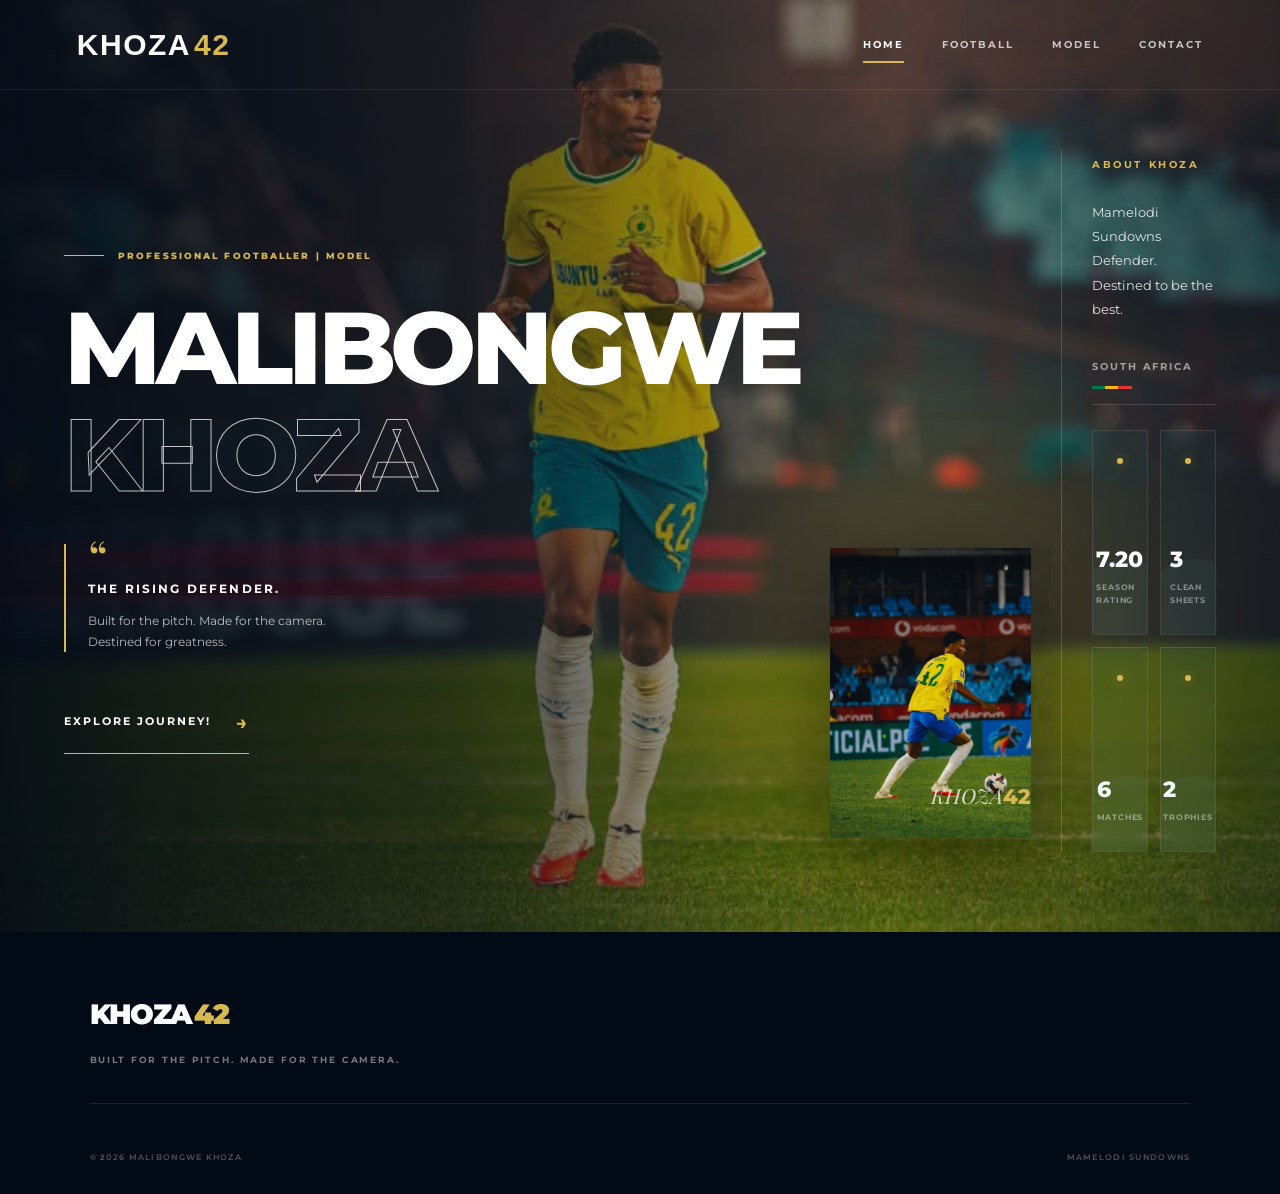
<file: index.html>
<!DOCTYPE html>
<html lang="en">
<head>
  <meta charset="UTF-8">
  <meta name="viewport" content="width=device-width, initial-scale=1.0">

  <title>KHOZA42</title>

  <link rel="stylesheet" href="style.css">

  <!-- Google Fonts -->
  <link rel="preconnect" href="https://fonts.googleapis.com">
  <link rel="preconnect" href="https://fonts.gstatic.com" crossorigin>

  <link href="https://fonts.googleapis.com/css2?family=Montserrat:wght@300;400;500;600;700;800;900&family=Playfair+Display:ital,wght@0,700;1,700&display=swap" rel="stylesheet">
</head>

<body>

<!-- ================= NAVIGATION ================= -->

<header class="navbar">

    <div class="logo">
        KHOZA<span>42</span>
    </div>

    <nav>
        <a href="index.html" class="active">HOME</a>
        <a href="football.html">FOOTBALL</a>
        <a href="models.html">MODEL</a>
        <a href="contact.html">CONTACT</a>
    </nav>

    <button class="menu" type="button" aria-label="Open menu" aria-expanded="false">
        <span></span>
        <span></span>
        <span></span>
    </button>

</header>


<!-- ================= HERO ================= -->

<main class="hero">

    <div class="hero-content">

        <!-- LEFT SIDE -->

        <section class="intro">

            <p class="eyebrow">
                Professional Footballer | Model
            </p>

            <h1>
                  MALIBONGWE
                <span>KHOZA</span>
            </h1>

            <div class="quote">

                <div class="quote-mark">“</div>

                <p>
                    THE RISING DEFENDER.
                </p>

                <strong>
                    Built for the pitch. Made for the camera. <br> Destined for greatness.
                </strong>

            </div>

            <a href="football.html" class="explore">
                EXPLORE JOURNEY!
                <span>→</span>
            </a>

        </section>


        <!-- PLAYER IMAGE -->

        <section class="player-area">

            <div class="player-glow"></div>

            <img src="Images/Khoza3.png" alt="Khoza" class="player">

            <img src="Images/Khoza2.png" alt="Khoza" class="background-player">

            <div class="signature">
                KHOZA<span>42</span>
            </div>

            

        </section>


        <!-- RIGHT SIDE -->

        <aside class="about">

            <div class="about-heading">
                <span>ABOUT KHOZA</span>
            </div>

            <p>
                Mamelodi Sundowns<br>
                Defender.<br>
                Destined to be the best.
            </p>

            <div class="country">
                <span>SOUTH AFRICA</span>

                <div class="flag">
                  
                </div>

                <div class="country-line"></div>
            </div>


            <!-- STAT CARDS -->

            <div class="stats">

                <div class="stat-card">

                    <div class="stat-icon"></div>

                    <div>
                        <strong>7.20</strong>
                        <small>SEASON RATING</small>
                    </div>

                </div>

                <div class="stat-card">

                    <div class="stat-icon"></div>

                    <div>
                        <strong>3</strong>
                        <small>CLEAN SHEETS</small>
                    </div>

                </div>

                <div class="stat-card">

                    <div class="stat-icon"></div>

                    <div>
                        <strong>6</strong>
                        <small>MATCHES</small>
                    </div>

                </div>

                


                <div class="stat-card">

                    <div class="stat-icon"></div>

                    <div>
                        <strong>2</strong>
                        <small>TROPHIES</small>
                    </div>

                </div>

            </div>

        </aside>

    </div>

    <!-- ================= BOTTOM QUOTE ================= -->


</main>


<!-- ================= MOBILE MENU ================= -->

<div class="mobile-menu">

    <a href="index.html">HOME</a>
    <a href="football.html">FOOTBALL</a>
    <a href="models.html">MODEL</a>
    <a href="contact.html">CONTACT</a>

</div>


<script>

const menu = document.querySelector(".menu");
const mobileMenu = document.querySelector(".mobile-menu");

const openPage = (link) => {
    const target = link.getAttribute("href");

    if (!target || target === "#") {
        return;
    }

    window.location.href = target;
};

document.querySelectorAll(".navbar nav a, .mobile-menu a").forEach((link) => {
    link.addEventListener("click", (event) => {
        event.preventDefault();
        openPage(link);
    });
});

if (menu && mobileMenu) {
    menu.addEventListener("click", () => {
        const isOpen = mobileMenu.classList.toggle("show");
        menu.classList.toggle("open", isOpen);
        menu.setAttribute("aria-expanded", String(isOpen));
    });
}

</script>

</body>

<footer>

    <div class="footer-logo">
        KHOZA<span>42</span>
    </div>

    <p>
        BUILT FOR THE PITCH. MADE FOR THE CAMERA.
    </p>

    <div class="footer-line"></div>

    <div class="footer-bottom">

        <span>
            © 2026 MALIBONGWE KHOZA
        </span>

        <span>
            MAMELODI SUNDOWNS
        </span>

    </div>

</footer>
</html>
</file>
<file: style.css>
/* =========================================================
   KHOZA 42 — GLOBAL WEBSITE STYLESHEET
   Professional Footballer + Model Portfolio
   Colour Palette:
   White      #FFFFFF
   Navy       #071A33
   Dark Navy  #030B16
   Gold       #C9A227
   Light Gold #E5C866
   Black      #080808
   Grey       #F4F5F7
   Dark Grey  #626872
========================================================= */


/* =========================================================
   01. GLOBAL RESET
========================================================= */

* {
    margin: 0;
    padding: 0;
    box-sizing: border-box;
}

html {
    scroll-behavior: smooth;
}

body {
    font-family: "Montserrat", sans-serif;
    background: #ffffff;
    color: #080808;
    line-height: 1.6;
    overflow-x: hidden;
}

img {
    max-width: 100%;
    display: block;
}

a {
    text-decoration: none;
    color: inherit;
}

button,
input,
textarea,
select {
    font-family: inherit;
}

::selection {
    background: #C9A227;
    color: #ffffff;
}


/* =========================================================
   02. GLOBAL COLOURS / VARIABLES
========================================================= */

:root {

    --white: #ffffff;

    --black: #080808;

    --navy: #071A33;

    --dark-navy: #030B16;

    --blue: #12345A;

    --gold: #C9A227;

    --light-gold: #E5C866;

    --soft-grey: #F4F5F7;

    --grey: #8A9098;

    --dark-grey: #626872;

    --border: rgba(7, 26, 51, 0.12);

    --gold-border: rgba(201, 162, 39, 0.35);

    --max-width: 1400px;

    --transition: all 0.35s ease;
}


/* =========================================================
   03. TYPOGRAPHY
========================================================= */

h1,
h2,
h3,
h4 {
    font-family: "Montserrat", sans-serif;
    font-weight: 800;
    line-height: 1.05;
    letter-spacing: -0.03em;
}

h1 {
    font-size: clamp(3.5rem, 8vw, 8rem);
}

h2 {
    font-size: clamp(3rem, 6vw, 6rem);
}

h3 {
    font-size: clamp(1.5rem, 3vw, 2.5rem);
}

p {
    font-size: 0.95rem;
    color: var(--dark-grey);
}

em {
    font-family: "Playfair Display", serif;
    font-weight: 700;
}


/* =========================================================
   04. NAVIGATION
========================================================= */

.navbar {
    position: absolute;
    top: 0;
    left: 0;

    width: 100%;
    height: 100px;

    padding: 0 5vw;

    display: flex;
    align-items: center;
    justify-content: space-between;

    z-index: 100;

    color: #ffffff;

    border-bottom: 1px solid rgba(255,255,255,0.12);
}

.logo {
    font-size: 1.45rem;
    font-weight: 900;
    letter-spacing: 0.08em;
}

.logo span {
    color: var(--gold);
}

.navbar nav {
    display: flex;
    align-items: center;
    gap: 35px;
}

.navbar nav a {
    position: relative;

    font-size: 0.72rem;
    font-weight: 700;

    letter-spacing: 0.18em;

    color: rgba(255,255,255,0.78);

    transition: var(--transition);
}

.navbar nav a:hover,
.navbar nav a.active {
    color: #ffffff;
}

.navbar nav a::after {
    content: "";

    position: absolute;

    left: 0;
    bottom: -10px;

    width: 0;
    height: 2px;

    background: var(--gold);

    transition: var(--transition);
}

.navbar nav a:hover::after,
.navbar nav a.active::after {
    width: 100%;
}


/* =========================================================
   NAVIGATION FOR WHITE / INTERNAL PAGES

   Add class "inner-page" to body if you want the
   navigation permanently dark on internal pages.

   Example:
   <body class="inner-page">
========================================================= */

.inner-page .navbar {
    position: fixed;

    background: rgba(255,255,255,0.96);

    color: var(--navy);

    border-bottom: 1px solid var(--border);

    backdrop-filter: blur(15px);
}

.inner-page .logo {
    color: var(--navy);
}

.inner-page .navbar nav a {
    color: var(--navy);
}

.inner-page .navbar nav a:hover,
.inner-page .navbar nav a.active {
    color: var(--gold);
}


/* =========================================================
   05. MOBILE MENU
========================================================= */

.menu {
    width: 35px;

    display: none;

    flex-direction: column;
    gap: 6px;

    cursor: pointer;
}

.menu span {
    display: block;

    width: 100%;
    height: 2px;

    background: currentColor;

    transition: var(--transition);
}

.mobile-menu {
    position: fixed;

    top: 0;
    right: -100%;

    width: 100%;
    height: 100vh;

    background: var(--dark-navy);

    display: flex;
    flex-direction: column;

    align-items: center;
    justify-content: center;

    gap: 30px;

    z-index: 99;

    transition: right 0.45s ease;
}

.mobile-menu.show {
    right: 0;
}

.mobile-menu a {
    color: #ffffff;

    font-size: 1rem;
    font-weight: 700;

    letter-spacing: 0.2em;
}

.mobile-menu a:hover {
    color: var(--gold);
}


/* =========================================================
   06. HOME / HERO
========================================================= */

.hero {
    position: relative;

    min-height: 100vh;

    width: 100%;

    overflow: hidden;

    color: #ffffff;

    background:
        linear-gradient(
            90deg,
            rgba(3,11,22,0.95) 0%,
            rgba(3,11,22,0.70) 35%,
            rgba(3,11,22,0.15) 70%,
            rgba(3,11,22,0.55) 100%
        ),
        url("Images/Khoza5.png") center center / cover no-repeat;
}


/* Decorative vertical line */

.vertical-line {
    position: absolute;

    top: 0;
    bottom: 0;

    left: 50%;

    width: 1px;

    background: rgba(255,255,255,0.10);

    pointer-events: none;
}


/* =========================================================
   HERO CONTENT
========================================================= */

.hero-content {
    position: relative;

    min-height: 100vh;

    width: 100%;

    max-width: 1600px;

    margin: auto;

    padding: 150px 5vw 80px;

    display: grid;

    grid-template-columns: 1fr 1.15fr 0.65fr;

    align-items: center;

    gap: 30px;

    z-index: 2;
}


/* =========================================================
   HERO — INTRO
========================================================= */

.intro {
    position: relative;

    z-index: 5;
}

.eyebrow {
    margin-bottom: 25px;

    color: var(--light-gold);

    font-size: 0.7rem;

    font-weight: 700;

    letter-spacing: 0.25em;

    text-transform: uppercase;
}

.intro h1 {
    color: #ffffff;

    text-transform: uppercase;

    letter-spacing: -0.05em;
}

.intro h1 span {
    display: block;

    color: transparent;

    -webkit-text-stroke: 1px rgba(255,255,255,0.75);

    text-shadow: none;
}


/* =========================================================
   HERO QUOTE
========================================================= */

.quote {
    margin-top: 35px;

    max-width: 420px;

    padding-left: 22px;

    border-left: 2px solid var(--gold);
}

.quote-mark {
    font-family: "Playfair Display", serif;

    font-size: 3rem;

    line-height: 0.5;

    color: var(--gold);
}

.quote p {
    margin: 10px 0;

    color: #ffffff;

    font-size: 0.75rem;

    font-weight: 700;

    letter-spacing: 0.18em;
}

.quote strong {
    display: block;

    color: rgba(255,255,255,0.7);

    font-size: 0.78rem;

    font-weight: 400;

    line-height: 1.7;
}


/* =========================================================
   EXPLORE BUTTON
========================================================= */

.explore {
    display: inline-flex;

    align-items: center;

    gap: 25px;

    margin-top: 40px;

    padding: 15px 0;

    color: #ffffff;

    font-size: 0.7rem;

    font-weight: 700;

    letter-spacing: 0.18em;

    border-bottom: 1px solid var(--gold);

    transition: var(--transition);
}

.explore span {
    color: var(--gold);

    font-size: 1.2rem;

    transition: var(--transition);
}

.explore:hover {
    color: var(--gold);
}

.explore:hover span {
    transform: translateX(7px);
}


/* =========================================================
   07. PLAYER IMAGE
========================================================= */

.player-area {
    position: relative;

    height: 75vh;

    display: flex;

    justify-content: center;

    align-items: flex-end;
}

.player-glow {
    position: absolute;

    width: 450px;
    height: 450px;

    border-radius: 50%;

    background: rgba(201,162,39,0.16);

    filter: blur(70px);
}

.player {
    position: relative;

    z-index: 3;

    max-height: 78vh;

    width: auto;

    object-fit: contain;

    filter:
        drop-shadow(0 30px 50px rgba(0,0,0,0.55));

    transition: transform 0.6s ease;
}

.player:hover {
    transform: scale(1.02);
}

.background-player {
    position: absolute;

    bottom: 0;

    right: -10%;

    max-height: 72vh;

    opacity: 0.08;

    filter: grayscale(1);

    z-index: 1;
}


/* =========================================================
   SIGNATURE
========================================================= */

.signature {
    position: absolute;

    right: 0;
    bottom: 25px;

    z-index: 5;

    color: rgba(255,255,255,0.75);

    font-family: "Playfair Display", serif;

    font-size: 1.3rem;

    font-style: italic;
}

.signature span {
    color: var(--gold);

    font-family: "Montserrat", sans-serif;

    font-style: normal;

    font-weight: 800;
}


/* =========================================================
   08. HERO ABOUT PANEL
========================================================= */

.about {
    position: relative;

    z-index: 5;

    padding-left: 30px;

    border-left: 1px solid rgba(255,255,255,0.18);
}

.about-heading {
    margin-bottom: 25px;
}

.about-heading span {
    color: var(--gold);

    font-size: 0.65rem;

    font-weight: 700;

    letter-spacing: 0.25em;
}

.about > p {
    color: rgba(255,255,255,0.85);

    font-size: 0.8rem;

    line-height: 1.9;
}


/* =========================================================
   COUNTRY
========================================================= */

.country {
    margin-top: 30px;
}

.country > span {
    color: rgba(255,255,255,0.55);

    font-size: 0.6rem;

    letter-spacing: 0.2em;

    font-weight: 700;
}

.flag {
    width: 40px;
    height: 3px;

    margin-top: 8px;

    background: linear-gradient(
        to right,
        #007A4D 33%,
        #FFB612 33%,
        #FFB612 66%,
        #DE3831 66%
    );
}

.country-line {
    width: 100%;

    height: 1px;

    margin-top: 15px;

    background: rgba(255,255,255,0.15);
}


/* =========================================================
   09. STAT CARDS
========================================================= */

.stats {
    display: grid;

    grid-template-columns: repeat(2, 1fr);

    gap: 12px;

    margin-top: 25px;
}

.stat-card {
    padding: 18px;

    min-height: 95px;

    display: flex;

    align-items: center;

    gap: 14px;

    background: rgba(255,255,255,0.06);

    border: 1px solid rgba(255,255,255,0.10);

    backdrop-filter: blur(10px);

    transition: var(--transition);
}

.stat-card:hover {
    border-color: var(--gold);

    background: rgba(201,162,39,0.08);

    transform: translateY(-4px);
}

.stat-card strong {
    display: block;

    color: #ffffff;

    font-size: 1.4rem;

    font-weight: 800;
}

.stat-card small {
    display: block;

    margin-top: 3px;

    color: rgba(255,255,255,0.45);

    font-size: 0.5rem;

    font-weight: 700;

    letter-spacing: 0.1em;
}

.stat-icon {
    width: 6px;
    height: 6px;

    border-radius: 50%;

    background: var(--gold);

    box-shadow: 0 0 12px rgba(201,162,39,0.6);
}


/* =========================================================
   10. INTERNAL PAGE BASE
========================================================= */

.profile-section,
.career-section,
.matches-section,
.football-section,
.model-section,
.gallery-section,
.contact-section {
    position: relative;

    width: 100%;

    padding: 140px 7vw;

    background: #ffffff;

    color: var(--navy);
}


/* Alternating sections */

.career-section,
.gallery-section {
    background: var(--soft-grey);
}


/* =========================================================
   SECTION LABEL
========================================================= */

.section-label {
    display: inline-flex;

    align-items: center;

    gap: 15px;

    margin-bottom: 70px;

    color: var(--gold);

    font-size: 0.65rem;

    font-weight: 800;

    letter-spacing: 0.22em;
}

.section-label::before {
    content: "";

    display: block;

    width: 35px;
    height: 1px;

    background: var(--gold);
}


/* =========================================================
   11. PROFILE
========================================================= */

.profile-content {
    max-width: var(--max-width);

    margin: auto;

    display: grid;

    grid-template-columns: 1fr 1fr;

    gap: 100px;

    align-items: end;
}

.small-title {
    margin-bottom: 25px;

    color: var(--gold);

    font-size: 0.65rem;

    font-weight: 800;

    letter-spacing: 0.22em;
}

.profile-content h2 {
    color: var(--navy);

    font-size: clamp(3.5rem, 6vw, 6.5rem);
}

.profile-content h2 em {
    color: var(--gold);
}

.profile-text {
    max-width: 520px;
}

.profile-text p {
    margin-bottom: 25px;

    color: var(--dark-grey);

    font-size: 1rem;

    line-height: 1.9;
}


/* =========================================================
   12. CAREER
========================================================= */

.career-grid {
    max-width: var(--max-width);

    margin: auto;

    display: grid;

    grid-template-columns: repeat(4, 1fr);

    border-top: 1px solid var(--border);

    border-left: 1px solid var(--border);
}

.career-card {
    min-height: 260px;

    padding: 40px;

    display: flex;

    flex-direction: column;

    justify-content: space-between;

    background: #ffffff;

    border-right: 1px solid var(--border);

    border-bottom: 1px solid var(--border);

    transition: var(--transition);
}

.career-card:hover {
    background: var(--navy);

    transform: translateY(-5px);
}

.career-card span {
    color: var(--gold);

    font-size: 0.6rem;

    font-weight: 800;

    letter-spacing: 0.2em;
}

.career-card h3 {
    color: var(--navy);

    font-size: 1.5rem;

    line-height: 1.2;
}

.career-card:hover h3 {
    color: #ffffff;
}


/* =========================================================
   13. MATCHES
========================================================= */

.matches-section {
    background: #ffffff;
}

.matches-header {
    max-width: var(--max-width);

    margin: 0 auto 80px;

    display: flex;

    justify-content: space-between;

    align-items: flex-end;

    gap: 60px;
}

.matches-header h2 {
    color: var(--navy);

    font-size: clamp(3.5rem, 6vw, 6rem);
}

.matches-header h2 em {
    color: var(--gold);
}

.matches-header p {
    max-width: 350px;

    line-height: 1.8;
}

.match-row {
    max-width: var(--max-width);

    margin: auto;

    min-height: 110px;

    display: grid;

    grid-template-columns: 80px 1fr 50px;

    align-items: center;

    border-top: 1px solid var(--border);

    transition: var(--transition);
}

.match-row:last-child {
    border-bottom: 1px solid var(--border);
}

.match-row > span:first-child {
    color: var(--gold);

    font-size: 0.7rem;

    font-weight: 800;
}

.match-row small {
    color: var(--grey);

    font-size: 0.6rem;

    font-weight: 700;

    letter-spacing: 0.18em;
}

.match-row h3 {
    margin-top: 6px;

    color: var(--navy);

    font-size: 1rem;

    letter-spacing: 0.05em;
}

.match-arrow {
    color: var(--gold);

    font-size: 1.4rem;

    transition: var(--transition);
}

.match-row:hover {
    padding-left: 20px;
}

.match-row:hover .match-arrow {
    transform: translateX(8px);
}


/* =========================================================
   14. FOOTBALL PAGE
========================================================= */

.football-section {
    background: #ffffff;

    padding-top: 160px;
}

.football-section .section-title,
.model-section .section-title,
.gallery-section .section-title,
.contact-section .section-title {
    max-width: 1000px;

    margin-bottom: 70px;
}

.section-title h1 {
    color: var(--navy);

    font-size: clamp(4rem, 8vw, 8rem);
}

.section-title h1 em {
    color: var(--gold);
}

.section-title p {
    max-width: 600px;

    margin-top: 25px;

    font-size: 1rem;

    line-height: 1.9;
}


/* Football cards */

.football-grid {
    display: grid;

    grid-template-columns: repeat(3, 1fr);

    gap: 20px;
}

.football-card {
    position: relative;

    min-height: 400px;

    overflow: hidden;

    background: var(--navy);

    border: 1px solid var(--border);
}

.football-card img {
    width: 100%;
    height: 100%;

    object-fit: cover;

    transition: transform 0.7s ease;
}

.football-card:hover img {
    transform: scale(1.07);
}

.football-card::after {
    content: "";

    position: absolute;

    inset: 0;

    background: linear-gradient(
        to top,
        rgba(3,11,22,0.9),
        transparent 60%
    );
}

.football-card-content {
    position: absolute;

    bottom: 30px;
    left: 30px;

    z-index: 2;
}

.football-card-content span {
    color: var(--gold);

    font-size: 0.6rem;

    font-weight: 700;

    letter-spacing: 0.2em;
}

.football-card-content h3 {
    margin-top: 8px;

    color: #ffffff;

    font-size: 1.5rem;
}


/* =========================================================
   15. MODEL PAGE
========================================================= */

.model-section {
    background: #ffffff;
}

.model-grid {
    display: grid;

    grid-template-columns: repeat(3, 1fr);

    gap: 20px;
}

.model-card {
    position: relative;

    overflow: hidden;

    background: var(--soft-grey);
}

.model-card img {
    width: 100%;

    transition: transform 0.7s ease;

    filter: saturate(0.9);
}

.model-card:hover img {
    transform: scale(1.04);
}

.model-card-content {
    padding: 22px;

    border: 1px solid var(--border);

    border-top: none;
}

.model-card-content span {
    color: var(--gold);

    font-size: 0.6rem;

    font-weight: 800;

    letter-spacing: 0.18em;
}

.model-card-content h3 {
    margin-top: 8px;

    color: var(--navy);

    font-size: 1.2rem;
}


/* =========================================================
   16. GALLERY
========================================================= */

.gallery-section {
    background: var(--soft-grey);
}

.gallery-grid {
    display: grid;

    grid-template-columns: repeat(12, 1fr);

    gap: 15px;
}

.gallery-item {
    position: relative;

    overflow: hidden;

    background: var(--navy);
}

.gallery-item:nth-child(1) {
    grid-column: span 7;
}

.gallery-item:nth-child(2) {
    grid-column: span 5;
}

.gallery-item:nth-child(3) {
    grid-column: span 4;
}

.gallery-item:nth-child(4) {
    grid-column: span 4;
}

.gallery-item:nth-child(5) {
    grid-column: span 4;
}

.gallery-item img {
    width: 100%;
    height: 100%;

    object-fit: cover;

    transition: transform 0.7s ease;
}

.gallery-item:hover img {
    transform: scale(1.06);
}

.gallery-item::after {
    content: "";

    position: absolute;

    inset: 0;

    background: linear-gradient(
        to top,
        rgba(3,11,22,0.55),
        transparent 60%
    );

    opacity: 0;

    transition: var(--transition);
}

.gallery-item:hover::after {
    opacity: 1;
}


/* =========================================================
   17. CONTACT PAGE
========================================================= */

.contact-section {
    min-height: 100vh;

    display: flex;

    flex-direction: column;

    justify-content: center;
}

.contact-container {
    max-width: var(--max-width);

    width: 100%;

    margin: auto;

    display: grid;

    grid-template-columns: 1fr 1fr;

    gap: 100px;
}

.contact-title h1 {
    color: var(--navy);

    font-size: clamp(4rem, 8vw, 8rem);
}

.contact-title h1 em {
    color: var(--gold);
}

.contact-title p {
    max-width: 450px;

    margin-top: 30px;

    line-height: 1.8;
}


/* Contact information */

.contact-info {
    display: flex;

    flex-direction: column;

    justify-content: center;

    gap: 30px;
}

.contact-item {
    padding-bottom: 25px;

    border-bottom: 1px solid var(--border);
}

.contact-item span {
    display: block;

    margin-bottom: 8px;

    color: var(--gold);

    font-size: 0.6rem;

    font-weight: 800;

    letter-spacing: 0.2em;
}

.contact-item a,
.contact-item p {
    color: var(--navy);

    font-size: 1rem;

    font-weight: 500;

    transition: var(--transition);
}

.contact-item a:hover {
    color: var(--gold);
}


/* =========================================================
   18. CONTACT FORM
========================================================= */

.contact-form {
    display: flex;

    flex-direction: column;

    gap: 20px;
}

.contact-form input,
.contact-form textarea {
    width: 100%;

    padding: 18px 0;

    background: transparent;

    color: var(--navy);

    border: none;

    border-bottom: 1px solid var(--border);

    outline: none;

    font-size: 0.85rem;
}

.contact-form textarea {
    min-height: 140px;

    resize: vertical;
}

.contact-form input:focus,
.contact-form textarea:focus {
    border-color: var(--gold);
}

.contact-form input::placeholder,
.contact-form textarea::placeholder {
    color: #9DA2AA;
}

.contact-form button {
    align-self: flex-start;

    padding: 16px 35px;

    background: var(--navy);

    color: #ffffff;

    border: none;

    font-size: 0.65rem;

    font-weight: 800;

    letter-spacing: 0.18em;

    cursor: pointer;

    transition: var(--transition);
}

.contact-form button:hover {
    background: var(--gold);

    color: #ffffff;

    transform: translateY(-3px);
}


/* =========================================================
   19. FOOTER
========================================================= */

footer {
    padding: 70px 7vw 35px;

    background: var(--dark-navy);

    color: #ffffff;
}

.footer-logo {
    font-size: 1.5rem;

    font-weight: 900;

    letter-spacing: 0.08em;
}

.footer-logo span {
    color: var(--gold);
}

footer > p {
    margin-top: 15px;

    color: rgba(255,255,255,0.5);

    font-size: 0.65rem;

    letter-spacing: 0.15em;
}

.footer-line {
    width: 100%;

    height: 1px;

    margin: 45px 0 25px;

    background: rgba(255,255,255,0.12);
}

.footer-bottom {
    display: flex;

    justify-content: space-between;

    gap: 20px;

    color: rgba(255,255,255,0.4);

    font-size: 0.6rem;

    font-weight: 600;

    letter-spacing: 0.12em;
}


/* =========================================================
   20. GOLD ACCENTS
========================================================= */

.gold {
    color: var(--gold);
}

.navy {
    color: var(--navy);
}

.gold-line {
    width: 50px;

    height: 2px;

    background: var(--gold);

    margin: 20px 0;
}


/* =========================================================
   21. BUTTON SYSTEM
========================================================= */

.btn {
    display: inline-flex;

    align-items: center;

    justify-content: center;

    padding: 15px 30px;

    font-size: 0.65rem;

    font-weight: 800;

    letter-spacing: 0.15em;

    transition: var(--transition);
}

.btn-primary {
    background: var(--navy);

    color: #ffffff;
}

.btn-primary:hover {
    background: var(--gold);

    transform: translateY(-3px);
}

.btn-gold {
    background: var(--gold);

    color: #ffffff;
}

.btn-gold:hover {
    background: var(--navy);

    transform: translateY(-3px);
}

.btn-outline {
    border: 1px solid var(--navy);

    color: var(--navy);
}

.btn-outline:hover {
    background: var(--navy);

    color: #ffffff;
}


/* =========================================================
   22. SCROLLBAR
========================================================= */

::-webkit-scrollbar {
    width: 8px;
}

::-webkit-scrollbar-track {
    background: #ffffff;
}

::-webkit-scrollbar-thumb {
    background: var(--navy);
}

::-webkit-scrollbar-thumb:hover {
    background: var(--gold);
}


/* =========================================================
   23. RESPONSIVE — TABLET
========================================================= */

@media (max-width: 1100px) {

    .hero-content {
        grid-template-columns: 1fr 1fr;
    }

    .about {
        display: none;
    }

    .player-area {
        height: 70vh;
    }

    .career-grid {
        grid-template-columns: repeat(2, 1fr);
    }

    .profile-content,
    .contact-container {
        grid-template-columns: 1fr;

        gap: 60px;
    }

    .football-grid,
    .model-grid {
        grid-template-columns: repeat(2, 1fr);
    }
}


/* =========================================================
   24. RESPONSIVE — MOBILE
========================================================= */

@media (max-width: 768px) {

    .navbar {
        height: 80px;

        padding: 0 25px;
    }

    .navbar nav {
        display: none;
    }

    .menu {
        display: flex;
    }

    .hero {
        min-height: 100svh;

        background-position: 65% center;
    }

    .hero-content {
        min-height: 100svh;

        padding: 120px 25px 50px;

        display: flex;

        flex-direction: column;

        justify-content: space-between;

        align-items: flex-start;
    }

    .intro {
        width: 100%;
    }

    .intro h1 {
        font-size: clamp(3rem, 15vw, 5rem);
    }

    .player-area {
        position: absolute;

        right: -25px;
        bottom: 0;

        width: 75%;

        height: 65vh;

        z-index: 1;

        opacity: 0.75;
    }

    .player {
        max-height: 60vh;
    }

    .quote {
        max-width: 280px;
    }

    .quote strong {
        font-size: 0.7rem;
    }

    .explore {
        margin-top: 25px;
    }

    .profile-section,
    .career-section,
    .matches-section,
    .football-section,
    .model-section,
    .gallery-section,
    .contact-section {
        padding: 100px 25px;
    }

    .section-label {
        margin-bottom: 45px;
    }

    .profile-content {
        grid-template-columns: 1fr;

        gap: 45px;
    }

    .profile-content h2 {
        font-size: clamp(3rem, 14vw, 5rem);
    }

    .career-grid {
        grid-template-columns: 1fr;
    }

    .career-card {
        min-height: 190px;

        padding: 30px;
    }

    .matches-header {
        flex-direction: column;

        align-items: flex-start;

        margin-bottom: 50px;
    }

    .matches-header h2 {
        font-size: clamp(3rem, 14vw, 5rem);
    }

    .match-row {
        grid-template-columns: 45px 1fr 35px;
    }

    .football-grid,
    .model-grid {
        grid-template-columns: 1fr;
    }

    .gallery-grid {
        grid-template-columns: 1fr;
    }

    .gallery-item,
    .gallery-item:nth-child(1),
    .gallery-item:nth-child(2),
    .gallery-item:nth-child(3),
    .gallery-item:nth-child(4),
    .gallery-item:nth-child(5) {
        grid-column: span 1;

        min-height: 350px;
    }

    .contact-container {
        grid-template-columns: 1fr;

        gap: 60px;
    }

    .contact-title h1 {
        font-size: clamp(3.5rem, 15vw, 5rem);
    }

    .footer-bottom {
        flex-direction: column;

        gap: 10px;
    }
}


/* =========================================================
   25. SMALL MOBILE
========================================================= */

@media (max-width: 480px) {

    .logo {
        font-size: 1.15rem;
    }

    .hero-content {
        padding-left: 20px;
        padding-right: 20px;
    }

    .player-area {
        width: 85%;

        right: -45px;
    }

    .stats {
        grid-template-columns: 1fr;
    }

    .stat-card {
        min-height: 75px;
    }

    .section-title h1 {
        font-size: 3.3rem;
    }

    .football-card {
        min-height: 330px;
    }

    .gallery-item,
    .gallery-item:nth-child(1),
    .gallery-item:nth-child(2),
    .gallery-item:nth-child(3),
    .gallery-item:nth-child(4),
    .gallery-item:nth-child(5) {
        min-height: 280px;
    }
}
/* =========================================================
   KHOZA 42 — FOOTBALL PAGE
   Professional Footballer Portfolio
   Editorial • Athletic • Luxury • Cute Details
========================================================= */


/* =========================================================
   01. COLOUR SYSTEM
========================================================= */

:root {

    --white: #ffffff;
    --cream: #fafaf7;
    --soft-white: #f5f6f3;

    --navy: #071a33;
    --deep-navy: #03101f;

    --green: #006b45;
    --dark-green: #004b35;
    --light-green: #e8f3ee;

    --gold: #c9a227;
    --light-gold: #e4c969;

    --black: #080b0d;
    --grey: #727982;
    --light-grey: #e7e9e7;

    --border: rgba(7, 26, 51, 0.12);

    --shadow:
        0 20px 60px rgba(7, 26, 51, 0.08);

    --transition: all 0.35s ease;

    --max-width: 1450px;
}


/* =========================================================
   02. RESET
========================================================= */

* {
    margin: 0;
    padding: 0;
    box-sizing: border-box;
}

html {
    scroll-behavior: smooth;
}

body {
    margin: 0;

    font-family: "Montserrat", sans-serif;

    background: var(--cream);

    color: var(--navy);

    overflow-x: hidden;
}

img {
    display: block;

    max-width: 100%;
}

a {
    color: inherit;

    text-decoration: none;
}

button {
    font-family: inherit;
}


/* =========================================================
   03. GENERAL TYPOGRAPHY
========================================================= */

h1,
h2,
h3,
h4 {
    margin: 0;

    font-family: "Montserrat", sans-serif;

    font-weight: 800;

    line-height: 1.05;

    letter-spacing: -0.035em;
}

p {
    line-height: 1.8;

    color: var(--grey);
}

em {
    font-family: "Playfair Display", serif;

    font-style: italic;

    color: var(--gold);
}


/* =========================================================
   04. FOOTBALL PAGE
========================================================= */

.football-page {
    background: var(--cream);

    color: var(--navy);
}


/* =========================================================
   05. FOOTBALL HERO
========================================================= */

.football-hero {
    position: relative;

    min-height: 88vh;

    display: flex;

    align-items: center;

    overflow: hidden;

    padding: 150px 7vw 100px;

    background:
        linear-gradient(
            90deg,
            rgba(3, 16, 31, 0.98) 0%,
            rgba(3, 16, 31, 0.90) 38%,
            rgba(3, 16, 31, 0.45) 70%,
            rgba(3, 16, 31, 0.12) 100%
        ),
        url("Images/Khoza2.png")
        center / cover no-repeat;

    color: var(--white);
}


/* Decorative circle */

.football-hero::before {
    content: "";

    position: absolute;

    width: 600px;
    height: 600px;

    right: -180px;
    bottom: -260px;

    border-radius: 50%;

    border: 1px solid rgba(201,162,39,0.25);

    box-shadow:
        0 0 0 60px rgba(201,162,39,0.025),
        0 0 0 120px rgba(201,162,39,0.018);
}


/* Huge 42 */

.football-hero::after {
    content: "42";

    position: absolute;

    right: 5vw;
    bottom: -70px;

    color: rgba(255,255,255,0.035);

    font-size: clamp(18rem, 35vw, 35rem);

    font-weight: 900;

    line-height: 0.8;

    letter-spacing: -0.1em;
}


.football-hero-content {
    position: relative;

    z-index: 3;

    max-width: 900px;
}


/* =========================================================
   HERO LABEL
========================================================= */

.football-eyebrow {
    display: flex;

    align-items: center;

    gap: 14px;

    margin-bottom: 30px;

    color: var(--light-gold);

    font-size: 0.68rem;

    font-weight: 800;

    letter-spacing: 0.25em;

    text-transform: uppercase;
}

.football-eyebrow::before {
    content: "";

    width: 42px;

    height: 2px;

    background: var(--gold);
}


/* =========================================================
   HERO TITLE
========================================================= */

.football-hero h1 {
    max-width: 900px;

    font-size: clamp(4.2rem, 10vw, 10rem);

    line-height: 0.82;

    text-transform: uppercase;

    letter-spacing: -0.065em;
}


.football-hero h1 span {
    display: block;

    color: transparent;

    -webkit-text-stroke: 1.5px rgba(255,255,255,0.8);
}


/* =========================================================
   HERO DESCRIPTION
========================================================= */

.football-hero-description {
    max-width: 550px;

    margin-top: 35px;
}

.football-hero-description p {
    color: rgba(255,255,255,0.72);

    font-size: 0.95rem;

    line-height: 1.9;
}


/* =========================================================
   HERO BUTTONS
========================================================= */

.football-buttons {
    display: flex;

    gap: 15px;

    flex-wrap: wrap;

    margin-top: 40px;
}


.football-btn {
    display: inline-flex;

    align-items: center;

    justify-content: center;

    gap: 15px;

    min-width: 160px;

    padding: 15px 25px;

    font-size: 0.65rem;

    font-weight: 800;

    letter-spacing: 0.15em;

    transition: var(--transition);
}


.football-btn-primary {
    background: var(--gold);

    color: var(--white);
}


.football-btn-primary:hover {
    background: var(--white);

    color: var(--navy);

    transform: translateY(-4px);
}


.football-btn-outline {
    border: 1px solid rgba(255,255,255,0.35);

    color: var(--white);
}


.football-btn-outline:hover {
    border-color: var(--gold);

    background: rgba(201,162,39,0.1);

    color: var(--gold);

    transform: translateY(-4px);
}


/* =========================================================
   06. PLAYER INTRO STRIP
========================================================= */

.player-strip {
    position: relative;

    z-index: 5;

    margin: -55px auto 0;

    max-width: 1250px;

    width: calc(100% - 14vw);

    display: grid;

    grid-template-columns: 1fr 1fr 1fr;

    background: var(--white);

    box-shadow: var(--shadow);
}


.player-strip-card {
    min-height: 150px;

    padding: 30px;

    display: flex;

    flex-direction: column;

    justify-content: center;

    border-right: 1px solid var(--border);
}


.player-strip-card:last-child {
    border-right: none;
}


.player-strip-card small {
    margin-bottom: 10px;

    color: var(--gold);

    font-size: 0.58rem;

    font-weight: 800;

    letter-spacing: 0.18em;
}


.player-strip-card strong {
    color: var(--navy);

    font-size: 1.05rem;

    font-weight: 800;

    line-height: 1.2;
}


.player-strip-card span {
    margin-top: 5px;

    color: var(--grey);

    font-size: 0.7rem;
}


/* Cute gold dot */

.player-strip-card::before {
    content: "";

    position: absolute;

    width: 6px;
    height: 6px;

    margin-left: -15px;

    border-radius: 50%;

    background: var(--gold);
}


/* =========================================================
   KHOZA 42 — PREMIUM PLAYER PROFILE
   Elegant Football Editorial Section
========================================================= */

.profile-section {
    position: relative;
    overflow: hidden;

    padding: 150px 7vw 170px;

    background:
        radial-gradient(
            circle at 85% 20%,
            rgba(201, 162, 39, 0.14),
            transparent 28%
        ),
        radial-gradient(
            circle at 5% 90%,
            rgba(0, 107, 69, 0.35),
            transparent 35%
        ),
        linear-gradient(
            135deg,
            #03101f 0%,
            #071a33 48%,
            #003b2b 100%
        );

    color: #ffffff;
}


/* =========================================================
   BACKGROUND DECORATION
========================================================= */

.profile-section::before {
    content: "42";

    position: absolute;

    right: -20px;
    top: 20px;

    font-family: "Montserrat", sans-serif;

    font-size: clamp(18rem, 32vw, 38rem);

    font-weight: 900;

    line-height: 0.8;

    letter-spacing: -0.1em;

    color: rgba(255, 255, 255, 0.025);

    pointer-events: none;

    user-select: none;
}


.profile-section::after {
    content: "";

    position: absolute;

    width: 500px;
    height: 500px;

    left: -300px;
    bottom: -300px;

    border-radius: 50%;

    border: 1px solid rgba(201, 162, 39, 0.18);

    box-shadow:
        0 0 0 70px rgba(201, 162, 39, 0.025),
        0 0 0 140px rgba(201, 162, 39, 0.015);

    pointer-events: none;
}


/* =========================================================
   SECTION CONTAINER
========================================================= */

.profile-section .profile-container {
    position: relative;

    z-index: 2;

    max-width: 1450px;

    margin: 0 auto;
}


/* =========================================================
   TOP LABEL
========================================================= */

.profile-section .section-label {
    display: flex;

    align-items: center;

    gap: 16px;

    margin-bottom: 35px;

    color: #d8b94f;

    font-size: 0.65rem;

    font-weight: 800;

    letter-spacing: 0.25em;

    text-transform: uppercase;
}


.profile-section .section-label::before {
    content: "";

    width: 45px;

    height: 2px;

    background: #d8b94f;
}


/* =========================================================
   PROFILE HEADER
========================================================= */

.profile-header {
    display: flex;

    justify-content: space-between;

    align-items: flex-end;

    gap: 50px;

    margin-bottom: 90px;
}


.profile-header h2 {
    max-width: 800px;

    font-size: clamp(4rem, 8vw, 8rem);

    font-weight: 900;

    line-height: 0.82;

    letter-spacing: -0.07em;

    text-transform: uppercase;

    color: #ffffff;
}


.profile-header h2 em {
    display: block;

    font-family: "Playfair Display", serif;

    font-weight: 700;

    color: #d8b94f;

    letter-spacing: -0.03em;
}


.profile-header-description {
    max-width: 360px;

    padding-bottom: 5px;
}


.profile-header-description p {
    color: rgba(255, 255, 255, 0.58);

    font-size: 0.78rem;

    line-height: 1.9;
}


/* =========================================================
   MAIN PROFILE LAYOUT
========================================================= */

.profile-content {
    display: grid;

    grid-template-columns: minmax(350px, 0.85fr) minmax(500px, 1.15fr);

    gap: 90px;

    align-items: center;
}


/* =========================================================
   PLAYER IMAGE AREA
========================================================= */

.profile-image-wrapper {
    position: relative;

    min-height: 650px;

    display: flex;

    align-items: flex-end;

    justify-content: center;

    overflow: hidden;

    background:
        linear-gradient(
            145deg,
            rgba(0, 107, 69, 0.5),
            rgba(3, 16, 31, 0.95)
        );

    border: 1px solid rgba(255,255,255,0.1);
}


/* gold frame */

.profile-image-wrapper::before {
    content: "";

    position: absolute;

    inset: 18px;

    border: 1px solid rgba(216,185,79,0.4);

    pointer-events: none;

    z-index: 2;
}


/* corner decoration */

.profile-image-wrapper::after {
    content: "PLAYER";

    position: absolute;

    left: 40px;
    top: 40px;

    color: #d8b94f;

    font-size: 0.55rem;

    font-weight: 800;

    letter-spacing: 0.3em;

    z-index: 3;
}


/* =========================================================
   PLAYER IMAGE
========================================================= */

.profile-image-wrapper img {
    position: relative;

    z-index: 1;

    width: 100%;

    height: 650px;

    object-fit: cover;

    object-position: center top;

    mix-blend-mode: normal;

    filter: contrast(1.05);

    transition: transform 0.7s ease;
}


.profile-image-wrapper:hover img {
    transform: scale(1.035);
}


/* =========================================================
   IMAGE GRADIENT
========================================================= */

.profile-image-wrapper .image-gradient {
    position: absolute;

    inset: 0;

    z-index: 2;

    background:
        linear-gradient(
            to top,
            rgba(3,16,31,0.95),
            rgba(3,16,31,0.1) 55%,
            transparent 80%
        );

    pointer-events: none;
}


/* =========================================================
   IMAGE PLAYER NUMBER
========================================================= */

.profile-number-large {
    position: absolute;

    z-index: 3;

    right: 35px;

    bottom: 15px;

    color: rgba(255,255,255,0.95);

    font-size: clamp(7rem, 14vw, 13rem);

    font-weight: 900;

    line-height: 0.75;

    letter-spacing: -0.1em;
}


/* =========================================================
   PLAYER IMAGE CAPTION
========================================================= */

.profile-image-caption {
    position: absolute;

    z-index: 4;

    left: 40px;

    bottom: 35px;
}


.profile-image-caption small {
    display: block;

    margin-bottom: 8px;

    color: #d8b94f;

    font-size: 0.55rem;

    font-weight: 800;

    letter-spacing: 0.2em;
}


.profile-image-caption strong {
    color: #ffffff;

    font-size: 1.1rem;

    font-weight: 800;

    text-transform: uppercase;
}


/* =========================================================
   INFORMATION SIDE
========================================================= */

.profile-information {
    position: relative;
}


/* PLAYER BADGE */

.player-status {
    display: inline-flex;

    align-items: center;

    gap: 10px;

    margin-bottom: 28px;

    padding: 9px 16px;

    border: 1px solid rgba(216,185,79,0.35);

    border-radius: 50px;

    background: rgba(255,255,255,0.04);

    color: #d8b94f;

    font-size: 0.58rem;

    font-weight: 800;

    letter-spacing: 0.18em;

    text-transform: uppercase;
}


.player-status::before {
    content: "";

    width: 6px;
    height: 6px;

    border-radius: 50%;

    background: #d8b94f;

    box-shadow: 0 0 0 4px rgba(216,185,79,0.12);
}


/* =========================================================
   PLAYER NAME
========================================================= */

.profile-information h3 {
    margin-bottom: 12px;

    color: #ffffff;

    font-size: clamp(2.5rem, 5vw, 5rem);

    font-weight: 900;

    line-height: 0.9;

    letter-spacing: -0.06em;

    text-transform: uppercase;
}


.profile-information h3 span {
    display: block;

    color: #d8b94f;
}


/* =========================================================
   POSITION
========================================================= */

.profile-position {
    display: inline-block;

    margin-bottom: 30px;

    color: rgba(255,255,255,0.55);

    font-size: 0.65rem;

    font-weight: 700;

    letter-spacing: 0.18em;

    text-transform: uppercase;
}


/* =========================================================
   PLAYER BIO
========================================================= */

.profile-bio {
    max-width: 650px;

    margin-bottom: 45px;

    padding-left: 25px;

    border-left: 2px solid #d8b94f;
}


.profile-bio p {
    color: rgba(255,255,255,0.68);

    font-size: 0.88rem;

    line-height: 2;
}


/* =========================================================
   PLAYER DETAILS GRID
========================================================= */

.profile-details {
    display: grid;

    grid-template-columns: repeat(2, 1fr);

    border-top: 1px solid rgba(255,255,255,0.12);

    border-left: 1px solid rgba(255,255,255,0.12);
}


/* individual information card */

.profile-detail {
    position: relative;

    min-height: 105px;

    padding: 23px 25px;

    border-right: 1px solid rgba(255,255,255,0.12);

    border-bottom: 1px solid rgba(255,255,255,0.12);

    background: rgba(255,255,255,0.025);

    transition: all 0.3s ease;
}


.profile-detail:hover {
    background: rgba(216,185,79,0.08);
}


/* gold corner */

.profile-detail::after {
    content: "";

    position: absolute;

    right: 0;
    bottom: 0;

    width: 5px;
    height: 5px;

    background: #d8b94f;

    opacity: 0;

    transition: 0.3s ease;
}


.profile-detail:hover::after {
    opacity: 1;
}


.profile-detail small {
    display: block;

    margin-bottom: 9px;

    color: rgba(255,255,255,0.4);

    font-size: 0.5rem;

    font-weight: 800;

    letter-spacing: 0.18em;

    text-transform: uppercase;
}


.profile-detail strong {
    color: #ffffff;

    font-size: 0.8rem;

    font-weight: 700;

    letter-spacing: 0.02em;
}


/* =========================================================
   CURRENT CLUB CARD
========================================================= */

.profile-club {
    position: relative;

    display: flex;

    align-items: center;

    justify-content: space-between;

    gap: 30px;

    margin-top: 25px;

    padding: 25px 30px;

    background:
        linear-gradient(
            100deg,
            rgba(0,107,69,0.35),
            rgba(255,255,255,0.035)
        );

    border: 1px solid rgba(255,255,255,0.1);

    overflow: hidden;
}


.profile-club::before {
    content: "CURRENT CLUB";

    position: absolute;

    top: 10px;
    right: 15px;

    color: rgba(255,255,255,0.08);

    font-size: 2rem;

    font-weight: 900;

    letter-spacing: -0.04em;
}


.profile-club-info small {
    display: block;

    margin-bottom: 8px;

    color: #d8b94f;

    font-size: 0.5rem;

    font-weight: 800;

    letter-spacing: 0.18em;
}


.profile-club-info strong {
    display: block;

    color: #ffffff;

    font-size: 1rem;

    font-weight: 800;

    text-transform: uppercase;
}


.profile-club-info span {
    display: block;

    margin-top: 5px;

    color: rgba(255,255,255,0.45);

    font-size: 0.6rem;
}


.profile-club-logo {
    position: relative;

    z-index: 2;

    width: 75px;
    height: 75px;

    padding: 10px;

    border-radius: 50%;

    background: rgba(255,255,255,0.95);

    border: 2px solid rgba(216,185,79,0.6);
}


.profile-club-logo img {
    width: 100%;
    height: 100%;

    object-fit: contain;
}


/* =========================================================
   PROFILE FOOTER STAT BAR
========================================================= */

.profile-mini-stats {
    display: grid;

    grid-template-columns: repeat(3, 1fr);

    margin-top: 25px;

    border-top: 1px solid rgba(255,255,255,0.1);

    border-bottom: 1px solid rgba(255,255,255,0.1);
}


.profile-mini-stat {
    padding: 20px 15px;

    text-align: center;

    border-right: 1px solid rgba(255,255,255,0.1);
}


.profile-mini-stat:last-child {
    border-right: none;
}


.profile-mini-stat strong {
    display: block;

    color: #d8b94f;

    font-size: 1.5rem;

    font-weight: 900;
}


.profile-mini-stat span {
    display: block;

    margin-top: 5px;

    color: rgba(255,255,255,0.42);

    font-size: 0.48rem;

    font-weight: 700;

    letter-spacing: 0.13em;

    text-transform: uppercase;
}


/* =========================================================
   PROFILE DIVIDER
========================================================= */

.profile-divider {
    display: flex;

    align-items: center;

    gap: 20px;

    margin-top: 110px;
}


.profile-divider span {
    color: rgba(255,255,255,0.35);

    font-size: 0.55rem;

    font-weight: 800;

    letter-spacing: 0.2em;
}


.profile-divider::after {
    content: "";

    flex: 1;

    height: 1px;

    background: rgba(255,255,255,0.1);
}


/* =========================================================
   RESPONSIVE TABLET
========================================================= */

@media (max-width: 1000px) {

    .profile-section {
        padding: 110px 6vw;
    }


    .profile-header {
        flex-direction: column;

        align-items: flex-start;

        margin-bottom: 70px;
    }


    .profile-content {
        grid-template-columns: 1fr;

        gap: 60px;
    }


    .profile-image-wrapper {
        max-width: 650px;

        min-height: 600px;
    }


    .profile-image-wrapper img {
        height: 600px;
    }
}


/* =========================================================
   RESPONSIVE MOBILE
========================================================= */

@media (max-width: 650px) {

    .profile-section {
        padding: 90px 22px 110px;
    }


    .profile-section::before {
        font-size: 15rem;

        top: 80px;

        right: -50px;
    }


    .profile-header h2 {
        font-size: clamp(3.2rem, 16vw, 5rem);
    }


    .profile-header-description {
        max-width: 100%;
    }


    .profile-content {
        gap: 45px;
    }


    .profile-image-wrapper {
        min-height: 500px;
    }


    .profile-image-wrapper img {
        height: 500px;
    }


    .profile-image-wrapper::before {
        inset: 12px;
    }


    .profile-image-wrapper::after {
        left: 28px;
        top: 30px;
    }


    .profile-image-caption {
        left: 28px;
        bottom: 28px;
    }


    .profile-number-large {
        right: 20px;

        bottom: 15px;

        font-size: 8rem;
    }


    .profile-information h3 {
        font-size: 3rem;
    }


    .profile-details {
        grid-template-columns: 1fr;
    }


    .profile-detail {
        min-height: 90px;
    }


    .profile-club {
        padding: 22px;

        align-items: flex-end;
    }


    .profile-club::before {
        font-size: 1.4rem;
    }


    .profile-club-logo {
        width: 60px;
        height: 60px;
    }


    .profile-mini-stat strong {
        font-size: 1.2rem;
    }
}


/* =========================================================
   VERY SMALL PHONES
========================================================= */

@media (max-width: 400px) {

    .profile-section {
        padding-left: 18px;
        padding-right: 18px;
    }


    .profile-image-wrapper {
        min-height: 430px;
    }


    .profile-image-wrapper img {
        height: 430px;
    }


    .profile-information h3 {
        font-size: 2.5rem;
    }


    .profile-mini-stat {
        padding: 18px 8px;
    }


    .profile-mini-stat strong {
        font-size: 1rem;
    }
} 
/* =========================================================
   KHOZA 42 — FOOTBALL PAGE
   PREMIUM PLAYER PORTFOLIO
   COLOUR SYSTEM:
   Navy      #061525
   Deep Navy #03101f
   Sundowns  #006b45
   Gold      #c9a227
   Champagne #d8b94f
   Ivory     #f6f4ed
   White     #ffffff
========================================================= */


/* =========================================================
   GLOBAL FOOTBALL PAGE SETTINGS
========================================================= */

* {
    box-sizing: border-box;
}

html {
    scroll-behavior: smooth;
}

body {
    margin: 0;
    background: #f6f4ed;
    color: #071a33;
    font-family: "Montserrat", sans-serif;
}

img {
    display: block;
    max-width: 100%;
}

button {
    font-family: inherit;
}

a {
    text-decoration: none;
}


/* =========================================================
   GLOBAL SECTION HEADING
========================================================= */

.section-heading {
    position: relative;
    z-index: 2;

    max-width: 1450px;
    margin: 0 auto 75px;

    padding: 0 7vw;
}

.section-heading > span {
    display: flex;
    align-items: center;
    gap: 14px;

    margin-bottom: 22px;

    color: #c9a227;

    font-size: 0.62rem;
    font-weight: 800;

    letter-spacing: 0.24em;
    text-transform: uppercase;
}

.section-heading > span::before {
    content: "";

    width: 38px;
    height: 2px;

    background: #c9a227;
}

.section-heading h2 {
    margin: 0;

    color: #071a33;

    font-size: clamp(3.8rem, 8vw, 8rem);

    font-weight: 900;

    line-height: 0.82;

    letter-spacing: -0.075em;

    text-transform: uppercase;
}

.section-heading h2 strong {
    display: block;

    color: #006b45;

    font-family: "Playfair Display", serif;

    font-style: italic;

    font-weight: 700;

    letter-spacing: -0.045em;
}


/* =========================================================
   02 / CAREER TIMELINE
========================================================= */

.timeline-section {
    position: relative;

    overflow: hidden;

    padding: 155px 0 170px;

    background:
        radial-gradient(
            circle at 85% 15%,
            rgba(116, 184, 139, 0.1),
            transparent 24%
        ),
        radial-gradient(
            circle at 10% 80%,
            rgba(0, 107, 69, 0.06),
            transparent 28%
        ),
        #f6f4ed;
}


/* Large decorative number */

.timeline-section::before {
    content: "02";

    position: absolute;

    top: 40px;
    right: -30px;

    color: rgba(7, 26, 51, 0.035);

    font-size: clamp(15rem, 32vw, 32rem);

    font-weight: 900;

    line-height: 0.75;

    letter-spacing: -0.1em;

    pointer-events: none;
}


/* Timeline container */

.timeline {
    position: relative;

    width: min(1150px, 86%);

    margin: auto;
}


/* Vertical gold line */

.timeline::before {
    content: "";

    position: absolute;

    top: 10px;
    bottom: 10px;

    left: 50%;

    width: 1px;

    background:
        linear-gradient(
            to bottom,
            transparent,
            rgba(201, 162, 39, 0.7) 8%,
            rgba(201, 162, 39, 0.7) 92%,
            transparent
        );
}


/* Timeline item */

.timeline-item {
    position: relative;

    display: grid;

    grid-template-columns: 1fr 1fr;

    min-height: 220px;

    margin-bottom: 15px;
}


/* =========================================================
   TIMELINE YEAR
========================================================= */

.timeline-year {
    position: relative;

    align-self: start;

    padding-top: 5px;

    color: #071a33;

    font-size: clamp(1.5rem, 2.4vw, 2.3rem);

    font-weight: 900;

    letter-spacing: -0.05em;
}


/* Left-side years */

.timeline-item:nth-child(odd) .timeline-year {
    grid-column: 1;

    padding-right: 90px;

    text-align: right;
}


/* Right-side years */

.timeline-item:nth-child(even) .timeline-year {
    grid-column: 2;

    padding-left: 90px;

    text-align: left;
}


/* =========================================================
   TIMELINE CONTENT
========================================================= */

.timeline-content {
    position: relative;

    padding-bottom: 50px;
}


/* Odd content left */

.timeline-item:nth-child(odd) .timeline-content {
    grid-column: 1;

    grid-row: 1;

    padding-right: 90px;

    text-align: right;
}


/* Even content right */

.timeline-item:nth-child(even) .timeline-content {
    grid-column: 2;

    grid-row: 1;

    padding-left: 90px;

    text-align: left;
}


/* Category */

.timeline-content > span {
    display: inline-block;

    margin-bottom: 13px;

    padding: 7px 13px;

    border: 1px solid rgba(201, 162, 39, 0.4);

    border-radius: 50px;

    color: #a58215;

    font-size: 0.5rem;

    font-weight: 900;

    letter-spacing: 0.17em;

    text-transform: uppercase;
}


/* Timeline title */

.timeline-content h3 {
    margin: 0 0 13px;

    color: #071a33;

    font-size: clamp(1.35rem, 2vw, 2rem);

    font-weight: 900;

    line-height: 1.05;

    letter-spacing: -0.035em;

    text-transform: uppercase;
}


/* Timeline description */

.timeline-content p {
    max-width: 480px;

    margin: 0;

    color: #737980;

    font-size: 0.73rem;

    line-height: 1.9;
}


/* Align paragraph */

.timeline-item:nth-child(odd) .timeline-content p {
    margin-left: auto;
}


/* =========================================================
   TIMELINE DOT
========================================================= */

.timeline-dot {
    position: absolute;

    z-index: 10;

    top: 4px;
    left: 50%;

    width: 17px;
    height: 17px;

    transform: translateX(-50%);

    border: 5px solid #f6f4ed;

    border-radius: 50%;

    background: #c9a227;

    box-shadow:
        0 0 0 1px #c9a227,
        0 0 25px rgba(201, 162, 39, 0.25);

    transition: all 0.35s ease;
}


.timeline-item:hover .timeline-dot {
    width: 24px;
    height: 24px;

    background: #006b45;

    box-shadow:
        0 0 0 5px rgba(0, 107, 69, 0.08),
        0 0 30px rgba(0, 107, 69, 0.25);
}


/* =========================================================
   TIMELINE HOVER
========================================================= */

.timeline-content {
    transition: transform 0.35s ease;
}

.timeline-item:nth-child(odd):hover .timeline-content {
    transform: translateX(-8px);
}

.timeline-item:nth-child(even):hover .timeline-content {
    transform: translateX(8px);
}

.timeline-item:hover .timeline-content h3 {
    color: #006b45;
}


/* =========================================================
   ACHIEVEMENT ITEMS
========================================================= */

.timeline-item:nth-child(4) .timeline-content h3,
.timeline-item:nth-child(5) .timeline-content h3 {
    color: #006b45;
}

.timeline-item:nth-child(4) .timeline-content > span,
.timeline-item:nth-child(5) .timeline-content > span {
    background: rgba(0, 107, 69, 0.05);

    border-color: rgba(0, 107, 69, 0.25);

    color: #006b45;
}


/* =========================================================
   STATS SECTION
========================================================= */

.stats-section {
    position: relative;

    overflow: hidden;

    padding: 155px 7vw 170px;

    background:
        radial-gradient(
            circle at 85% 15%,
            rgba(0, 107, 69, 0.5),
            transparent 27%
        ),
        radial-gradient(
            circle at 10% 90%,
            rgba(201, 162, 39, 0.09),
            transparent 25%
        ),
        linear-gradient(
            135deg,
            #03101f27 0%,
            #061a2b 55%,
            #003b2b 100%
        );

    color: #ffffff;
}


/* Decorative giant number */

.stats-section::before {
    content: "03";

    position: absolute;

    right: -40px;
    bottom: -70px;

    color: rgba(255,255,255,0.025);

    font-size: 30rem;

    font-weight: 900;

    line-height: 0.7;

    letter-spacing: -0.1em;
}


/* Stats heading override */

.stats-section .section-heading {
    padding: 0;
}

.stats-section .section-heading h2 {
    color: #0b324e;
}

.stats-section .section-heading h2 strong {
    color: #d8b94f;
}


/* =========================================================
   STATS HEADER
========================================================= */

.stats-header {
    position: relative;

    z-index: 2;

    display: flex;

    justify-content: space-between;

    align-items: end;

    gap: 40px;

    max-width: 1450px;

    margin: 0 auto 35px;

    padding-bottom: 22px;

    border-bottom: 1px solid rgba(26, 21, 21, 0.804);
}


.season-label {
    display: block;

    margin-bottom: 9px;

    color: #d8b94f;

    font-size: 0.58rem;

    font-weight: 900;

    letter-spacing: 0.2em;
}


.stats-header h3 {
    margin: 0;

    color: #052939;

    font-size: 1.1rem;

    font-weight: 900;

    letter-spacing: 0.05em;
}


.competition {
    color: rgba(22, 22, 22, 0.89);

    font-size: 0.55rem;

    font-weight: 800;

    letter-spacing: 0.17em;

    text-transform: uppercase;
}


/* =========================================================
   STAT CARDS
========================================================= */

.stats-grid {
    position: relative;

    z-index: 2;

    display: grid;

    grid-template-columns: repeat(4, 1fr);

    gap: 10px;

    max-width: 1450px;

    margin: auto;
}


.stat-card {
    position: relative;

    min-height: 205px;

    display: flex;

    flex-direction: column;

    justify-content: space-between;

    padding: 27px;

    overflow: hidden;

    background:
        linear-gradient(
            145deg,
            rgba(18, 95, 108, 0.1),
            rgba(255,255,255,0.035)
        );

    border: 1px solid rgba(255,255,255,0.1);

    backdrop-filter: blur(10px);

    transition:
        transform 0.35s ease,
        background 0.35s ease,
        border-color 0.35s ease;
}


.stat-card::after {
    content: "";

    position: absolute;

    right: -35px;
    bottom: -35px;

    width: 110px;
    height: 110px;

    border-radius: 50%;

    background: rgba(84, 207, 197, 0.06);
}


.stat-card:hover {
    transform: translateY(-8px);

    background:
        linear-gradient(
            145deg,
            rgba(255,255,255,0.15),
            rgba(216,185,79,0.5)
        );

    border-color: rgba(216,185,79,0.5);
}


/* Label */

.stat-card > span {
    color: rgba(31, 35, 2, 0.5);

    font-size: 0.5rem;

    font-weight: 800;

    letter-spacing: 0.16em;
}


/* Number */

.stat-card > strong {
    position: relative;
    z-index: 2;

    color: #f3d00bce;

    font-size: clamp(3rem, 5vw, 5rem);

    font-weight: 900;

    line-height: 0.8;

    letter-spacing: -0.07em;
}


/* Bottom label */

.stat-card > small {
    color: #d8b94f;

    font-size: 0.48rem;

    font-weight: 800;

    letter-spacing: 0.14em;
}


/* Highlighted goal card */

.stat-card.highlight {
    background:
        linear-gradient(
            145deg,
            #c9a227,
            #a88217
        );

    border-color: #d8b94f;
}


.stat-card.highlight > span,
.stat-card.highlight > strong,
.stat-card.highlight > small {
    color: #ffffff;
}


.stat-card.highlight::after {
    background: rgba(255,255,255,0.12);
}


/* =========================================================
   PERFORMANCE ANALYTICS
========================================================= */

.performance {
    position: relative;

    z-index: 2;

    max-width: 1450px;

    margin: 85px auto 0;

    padding: 35px 0;

    border-top: 1px solid rgba(16, 16, 16, 0.12);
}


/* Performance title */

.performance-title {
    display: flex;

    justify-content: space-between;

    align-items: center;

    margin-bottom: 30px;
}


.performance-title span:first-child {
    color: #0b0c3c;

    font-size: 0.62rem;

    font-weight: 900;

    letter-spacing: 0.18em;
}


.performance-title span:last-child {
    color: #d8b94f;

    font-size: 0.55rem;

    font-weight: 800;

    letter-spacing: 0.15em;
}


/* Performance row */

.performance-row {
    display: grid;

    grid-template-columns: 170px 1fr 70px;

    align-items: center;

    gap: 25px;

    margin-bottom: 20px;
}


/* Performance label */

.performance-name {
    color: rgba(24, 23, 23, 0.6);

    font-size: 0.52rem;

    font-weight: 800;

    letter-spacing: 0.14em;
}


/* Bar background */

.bar {
    position: relative;

    height: 7px;

    overflow: hidden;

    border-radius: 20px;

    background: rgba(27, 26, 26, 0.1);
}


/* Bar fill */

.bar div {
    position: relative;

    height: 100%;

    border-radius: inherit;

    background:
        linear-gradient(
            90deg,
            #006b45,
            #d8b94f
        );

    transform-origin: left;

    animation: performanceFill 1.5s ease forwards;
}


@keyframes performanceFill {

    from {
        width: 0 !important;
    }

}


/* Performance number */

.performance-row > strong {
    color: #141313;

    font-size: 0.85rem;

    font-weight: 900;

    text-align: right;
}


/* =========================================================
   MATCH HIGHLIGHTS
========================================================= */

.highlights-section {
    position: relative;

    overflow: hidden;

    padding: 155px 0 170px;

    background: #ffffff;
}


/* Heading */

.highlights-section .section-heading {
    padding: 0;
}


/* =========================================================
   HIGHLIGHTS GRID
========================================================= */

.highlights-grid {
    display: grid;

    grid-template-columns: 1.5fr 1fr;

    gap: 18px;

    width: min(1450px, 86%);

    margin: auto;
}


/* =========================================================
   HIGHLIGHT CARD
========================================================= */

.highlight-card {
    position: relative;

    overflow: hidden;

    background: #061525;

    transition:
        transform 0.4s ease,
        box-shadow 0.4s ease;
}


.highlight-card:hover {
    transform: translateY(-8px);

    box-shadow:
        0 30px 70px rgba(7,26,51,0.18);
}


/* First card spans width */

.highlight-card.large {
    grid-row: span 2;
}


/* =========================================================
   VIDEO IMAGE
========================================================= */

.video-image {
    position: relative;

    aspect-ratio: 16 / 9;

    overflow: hidden;
}


.highlight-card.large .video-image {
    aspect-ratio: 16 / 11;
}


.video-image img {
    width: 100%;
    height: 100%;

    object-fit: cover;

    transition:
        transform 0.8s ease,
        filter 0.5s ease;
}


.highlight-card:hover .video-image img {
    transform: scale(1.07);

    filter: brightness(0.72);
}


/* Overlay */

.video-image::after {
    content: "";

    position: absolute;

    inset: 0;

    background:
        linear-gradient(
            to top,
            rgba(3,16,31,0.72),
            transparent 60%
        );

    pointer-events: none;
}


/* =========================================================
   PLAY BUTTON
========================================================= */

.play-button {
    position: absolute;

    z-index: 5;

    top: 50%;
    left: 50%;

    width: 65px;
    height: 65px;

    transform: translate(-50%, -50%);

    display: flex;

    align-items: center;
    justify-content: center;

    border: 0;

    border-radius: 50%;

    background: #c9a227;

    color: #ffffff;

    font-size: 0.85rem;

    cursor: pointer;

    box-shadow:
        0 12px 35px rgba(0,0,0,0.25);

    transition: all 0.35s ease;
}


.highlight-card:hover .play-button {
    transform:
        translate(-50%, -50%)
        scale(1.12);

    background: #ffffff;

    color: #071a33;
}


/* =========================================================
   MATCH TAG
========================================================= */

.match-tag {
    position: absolute;

    z-index: 5;

    top: 20px;
    left: 20px;

    padding: 8px 12px;

    background: rgba(3,16,31,0.72);

    border: 1px solid rgba(255,255,255,0.2);

    backdrop-filter: blur(8px);

    color: #d8b94f;

    font-size: 0.47rem;

    font-weight: 900;

    letter-spacing: 0.16em;
}


/* =========================================================
   HIGHLIGHT INFO
========================================================= */

.highlight-info {
    padding: 27px 28px 30px;
}


.highlight-info > span {
    color: #d8b94f;

    font-size: 0.5rem;

    font-weight: 800;

    letter-spacing: 0.17em;
}


.highlight-info h3 {
    margin: 12px 0 0;

    color: #ffffff;

    font-size: 0.95rem;

    font-weight: 800;

    line-height: 1.7;

    text-transform: uppercase;
}


.highlight-info h3 strong {
    display: inline-block;

    margin: 0 7px;

    color: #d8b94f;

    font-size: 1.3rem;

    font-weight: 900;
}


.highlight-info p {
    margin: 13px 0 0;

    color: rgba(255,255,255,0.5);

    font-size: 0.65rem;

    line-height: 1.8;
}


/* =========================================================
   GALLERY
========================================================= */

.gallery-section {
    position: relative;

    overflow: hidden;

    padding: 155px 7vw 170px;

    background:
        radial-gradient(
            circle at 85% 10%,
            rgba(0,107,69,0.45),
            transparent 28%
        ),
        linear-gradient(
            135deg,
            #020b15,
            #071a33 58%,
            #003b2b
        );

    color: #ffffff;
}


/* Giant background word */

.gallery-section::before {
    content: "KHOZA";

    position: absolute;

    bottom: -70px;
    left: -20px;

    color: rgba(137, 157, 39, 0.005);

    font-size: clamp(12rem, 30vw, 32rem);

    font-weight: 900;

    line-height: 0.7;

    letter-spacing: -0.08em;

    pointer-events: none;
}


.gallery-section .section-heading {
    padding: 0;
}


.gallery-section .section-heading h2 {
    color: #0a394d;
}


.gallery-section .section-heading h2 strong {
    color: #d8b94f;
}


/* =========================================================
   GALLERY GRID
========================================================= */

.gallery-grid {
    position: relative;

    z-index: 2;

    display: grid;

    grid-template-columns: repeat(12, 1fr);

    grid-template-rows: 280px 280px;

    gap: 12px;

    max-width: 1450px;

    margin: auto;
}


/* Gallery item */

.gallery-item {
    position: relative;

    overflow: hidden;

    background: #061525;
}


/* Large image */

.gallery-large {
    grid-column: span 7;

    grid-row: span 2;
}


/* Standard */

.gallery-item:not(.gallery-large):not(.gallery-wide) {
    grid-column: span 5;
}


/* Wide */

.gallery-wide {
    grid-column: span 8;
}


/* Images */

.gallery-item img {
    width: 100%;
    height: 100%;

    object-fit: cover;

    transition:
        transform 0.8s ease,
        filter 0.6s ease;
}


.gallery-item:hover img {
    transform: scale(1.07);

    filter: brightness(0.72);
}


/* Cinematic overlay */

.gallery-item::after {
    content: "";

    position: absolute;

    inset: 0;

    background:
        linear-gradient(
            to top,
            rgba(3,16,31,0.55),
            transparent 55%
        );

    opacity: 0;

    transition: opacity 0.4s ease;
}


.gallery-item:hover::after {
    opacity: 1;
}


/* =========================================================
   FOOTER
========================================================= */

footer {
    position: relative;

    padding: 70px 7vw 35px;

    background: #020b15;

    color: #ffffff;
}


.footer-logo {
    color: #ffffff;

    font-size: 2rem;

    font-weight: 900;

    letter-spacing: -0.04em;
}


.footer-logo span {
    color: #c9a227;
}


footer > p {
    margin: 15px 0 35px;

    color: rgba(255,255,255,0.45);

    font-size: 0.58rem;

    font-weight: 700;

    letter-spacing: 0.2em;
}


.footer-line {
    width: 100%;
    height: 1px;

    background: rgba(255,255,255,0.1);
}


.footer-bottom {
    display: flex;

    justify-content: space-between;

    gap: 20px;

    padding-top: 25px;

    color: rgba(255,255,255,0.35);

    font-size: 0.5rem;

    font-weight: 700;

    letter-spacing: 0.15em;
}


/* =========================================================
   RESPONSIVE — TABLET
========================================================= */

@media (max-width: 900px) {

    .section-heading {
        padding: 0 25px;
    }

    .section-heading h2 {
        font-size: 4.5rem;
    }


    /* Timeline */

    .timeline {
        width: calc(100% - 50px);
    }


    .timeline-item {
        grid-template-columns: 1fr;

        padding-left: 50px;

        min-height: auto;

        margin-bottom: 55px;
    }


    .timeline::before {
        left: 9px;
    }


    .timeline-dot {
        left: 9px;

        transform: none;
    }


    .timeline-item:nth-child(odd) .timeline-year,
    .timeline-item:nth-child(even) .timeline-year,
    .timeline-item:nth-child(odd) .timeline-content,
    .timeline-item:nth-child(even) .timeline-content {
        grid-column: 1;

        grid-row: auto;

        padding-left: 0;
        padding-right: 0;

        text-align: left;
    }


    .timeline-year {
        margin-bottom: 10px;
    }


    .timeline-item:nth-child(odd) .timeline-content p {
        margin-left: 0;
    }


    .timeline-item:nth-child(odd):hover .timeline-content,
    .timeline-item:nth-child(even):hover .timeline-content {
        transform: translateX(5px);
    }


    /* Stats */

    .stats-section {
        padding: 120px 25px;
    }


    .stats-grid {
        grid-template-columns: repeat(2, 1fr);
    }


    .stats-header {
        align-items: flex-start;

        flex-direction: column;
    }


    /* Performance */

    .performance-row {
        grid-template-columns: 130px 1fr 55px;
    }


    /* Highlights */

    .highlights-section {
        padding: 120px 25px;
    }


    .highlights-grid {
        width: 100%;

        grid-template-columns: 1fr;
    }


    .highlight-card.large {
        grid-row: auto;
    }


    /* Gallery */

    .gallery-section {
        padding: 120px 25px;
    }


    .gallery-grid {
        grid-template-columns: 1fr 1fr;

        grid-template-rows: repeat(3, 280px);
    }


    .gallery-large {
        grid-column: span 2;
        grid-row: span 1;
    }


    .gallery-item:not(.gallery-large):not(.gallery-wide) {
        grid-column: span 1;
    }


    .gallery-wide {
        grid-column: span 2;
    }
}


/* =========================================================
   RESPONSIVE — MOBILE
========================================================= */

@media (max-width: 600px) {

    .section-heading {
        margin-bottom: 55px;
    }


    .section-heading h2 {
        font-size: clamp(3.2rem, 16vw, 5rem);
    }


    /* Timeline */

    .timeline-section {
        padding: 100px 0 110px;
    }


    .timeline {
        width: calc(100% - 40px);
    }


    .timeline-item {
        padding-left: 40px;

        margin-bottom: 50px;
    }


    .timeline-content h3 {
        font-size: 1.25rem;
    }


    .timeline-content p {
        font-size: 0.7rem;
    }


    /* Stats */

    .stats-section {
        padding: 100px 20px;
    }


    .stats-grid {
        grid-template-columns: 1fr 1fr;

        gap: 7px;
    }


    .stat-card {
        min-height: 155px;

        padding: 20px;
    }


    .stat-card > strong {
        font-size: 3rem;
    }


    .stat-card > span {
        font-size: 0.45rem;
    }


    .performance {
        margin-top: 60px;
    }


    .performance-row {
        grid-template-columns: 100px 1fr 45px;

        gap: 12px;
    }


    .performance-name {
        font-size: 0.43rem;
    }


    .performance-title span {
        font-size: 0.48rem;
    }


    /* Highlights */

    .highlights-section {
        padding: 100px 20px;
    }


    .highlights-grid {
        width: 100%;
    }


    .highlight-info {
        padding: 22px;
    }


    .highlight-info h3 {
        font-size: 0.8rem;
    }


    /* Gallery */

    .gallery-section {
        padding: 100px 20px;
    }


    .gallery-grid {
        display: grid;

        grid-template-columns: 1fr;

        grid-template-rows: repeat(5, 300px);
    }


    .gallery-large,
    .gallery-wide,
    .gallery-item:not(.gallery-large):not(.gallery-wide) {
        grid-column: span 1;
        grid-row: span 1;
    }


    /* Footer */

    .footer-bottom {
        flex-direction: column;

        gap: 12px;
    }
}


/* =========================================================
   REDUCED MOTION
========================================================= */

@media (prefers-reduced-motion: reduce) {

    *,
    *::before,
    *::after {
        scroll-behavior: auto !important;

        animation-duration: 0.01ms !important;

        animation-iteration-count: 1 !important;

        transition-duration: 0.01ms !important;
    }
}
/* =========================================================
   10. CAREER TIMELINE
========================================================= */

.timeline-section {
    padding: 150px 7vw;

    background: var(--white);
}


.timeline-container {
    max-width: var(--max-width);

    margin: auto;
}


.timeline-heading {
    display: grid;

    grid-template-columns: 1fr 1fr;

    gap: 70px;

    align-items: end;

    margin-bottom: 100px;
}


.timeline-heading h2 {
    color: var(--navy);

    font-size: clamp(3.5rem, 6vw, 6rem);

    line-height: 0.88;
}


.timeline-heading h2 span {
    color: var(--gold);
}


.timeline-heading p {
    max-width: 450px;

    font-size: 0.9rem;

    line-height: 1.9;
}


/* Timeline */

.timeline {
    position: relative;
}


.timeline::before {
    content: "";

    position: absolute;

    top: 0;
    bottom: 0;

    left: 50%;

    width: 1px;

    background: var(--border);
}


.timeline-item {
    position: relative;

    display: grid;

    grid-template-columns: 1fr 1fr;

    min-height: 220px;
}


.timeline-item:nth-child(even) .timeline-content {
    grid-column: 2;

    padding-left: 70px;
}


.timeline-item:nth-child(odd) .timeline-content {
    grid-column: 1;

    padding-right: 70px;

    text-align: right;
}


.timeline-dot {
    position: absolute;

    left: 50%;

    top: 25px;

    transform: translateX(-50%);

    width: 15px;
    height: 15px;

    border-radius: 50%;

    background: var(--gold);

    border: 4px solid var(--white);

    box-shadow:
        0 0 0 1px var(--gold);
}


.timeline-year {
    display: inline-block;

    margin-bottom: 15px;

    color: var(--gold);

    font-size: 0.65rem;

    font-weight: 800;

    letter-spacing: 0.18em;
}


.timeline-content h3 {
    margin-bottom: 10px;

    color: var(--navy);

    font-size: 1.4rem;

    text-transform: uppercase;
}


.timeline-content h4 {
    margin-bottom: 15px;

    color: var(--navy);

    font-size: 0.8rem;

    letter-spacing: 0.05em;
}


.timeline-content p {
    font-size: 0.78rem;

    line-height: 1.8;
}


/* =========================================================
   11. AGE BADGE
========================================================= */

.age-badge {
    display: inline-flex;

    align-items: center;

    gap: 8px;

    margin-bottom: 20px;

    padding: 7px 12px;

    border-radius: 30px;

    background: var(--light-green);

    color: var(--green);

    font-size: 0.55rem;

    font-weight: 800;

    letter-spacing: 0.12em;
}


/* =========================================================
   12. STATISTICS
========================================================= */

.stats-section {
    padding: 150px 7vw;

    background: var(--soft-white);
}


.stats-container {
    max-width: var(--max-width);

    margin: auto;
}


.stats-header {
    display: flex;

    justify-content: space-between;

    align-items: flex-end;

    gap: 50px;

    margin-bottom: 70px;
}


.stats-header h2 {
    color: var(--navy);

    font-size: clamp(3.5rem, 6vw, 6rem);

    line-height: 0.85;
}


.stats-header h2 span {
    color: var(--gold);
}


.stats-season {
    color: var(--grey);

    font-size: 0.65rem;

    font-weight: 800;

    letter-spacing: 0.18em;
}


/* =========================================================
   MAIN STAT CARDS
========================================================= */

.main-stats-grid {
    display: grid;

    grid-template-columns: repeat(4, 1fr);

    gap: 15px;
}


.main-stat {
    position: relative;

    min-height: 210px;

    padding: 30px;

    display: flex;

    flex-direction: column;

    justify-content: space-between;

    background: var(--white);

    border: 1px solid var(--border);

    overflow: hidden;

    transition: var(--transition);
}


.main-stat::before {
    content: "";

    position: absolute;

    right: -25px;
    bottom: -25px;

    width: 90px;
    height: 90px;

    border-radius: 50%;

    background: rgba(201,162,39,0.08);
}


.main-stat:hover {
    transform: translateY(-8px);

    background: var(--navy);

    border-color: var(--navy);

    box-shadow: 0 20px 50px rgba(7,26,51,0.15);
}


.main-stat small {
    color: var(--gold);

    font-size: 0.55rem;

    font-weight: 800;

    letter-spacing: 0.16em;
}


.main-stat strong {
    color: var(--navy);

    font-size: 3.8rem;

    font-weight: 900;

    line-height: 0.9;
}


.main-stat span {
    color: var(--grey);

    font-size: 0.58rem;

    font-weight: 600;

    letter-spacing: 0.08em;
}


.main-stat:hover strong {
    color: var(--white);
}


.main-stat:hover span {
    color: rgba(255,255,255,0.55);
}


/* =========================================================
   13. DEFENSIVE PERFORMANCE
========================================================= */

.defensive-performance {
    margin-top: 70px;
}


.defensive-performance h3 {
    margin-bottom: 30px;

    color: var(--navy);

    font-size: 1rem;

    letter-spacing: 0.08em;

    text-transform: uppercase;
}


.defensive-grid {
    display: grid;

    grid-template-columns: repeat(4, 1fr);

    gap: 15px;
}


.defensive-stat {
    padding: 30px;

    background: var(--navy);

    color: var(--white);

    border-bottom: 3px solid var(--gold);

    transition: var(--transition);
}


.defensive-stat:hover {
    transform: translateY(-5px);

    background: var(--green);
}


.defensive-stat span {
    display: block;

    margin-bottom: 20px;

    color: rgba(255,255,255,0.55);

    font-size: 0.55rem;

    font-weight: 800;

    letter-spacing: 0.12em;
}


.defensive-stat strong {
    color: var(--gold);

    font-size: 2.8rem;

    font-weight: 900;
}


/* =========================================================
   14. MATCH HIGHLIGHTS
========================================================= */

.highlights-section {
    padding: 150px 7vw;

    background: var(--white);
}


.highlights-container {
    max-width: var(--max-width);

    margin: auto;
}


.highlights-header {
    display: flex;

    justify-content: space-between;

    align-items: flex-end;

    margin-bottom: 70px;
}


.highlights-header h2 {
    color: var(--navy);

    font-size: clamp(3.5rem, 6vw, 6rem);

    line-height: 0.85;
}


.highlights-header h2 span {
    color: var(--gold);
}


.highlights-header p {
    max-width: 350px;

    font-size: 0.8rem;

    line-height: 1.8;
}


/* =========================================================
   MATCH CARDS
========================================================= */

.match-highlights {
    display: grid;

    grid-template-columns: repeat(3, 1fr);

    gap: 20px;
}


.highlight-card {
    position: relative;

    overflow: hidden;

    background: var(--navy);

    transition: var(--transition);
}


.highlight-card:hover {
    transform: translateY(-8px);

    box-shadow: var(--shadow);
}


.highlight-image {
    position: relative;

    aspect-ratio: 16 / 10;

    overflow: hidden;
}


.highlight-image img {
    width: 100%;
    height: 100%;

    object-fit: cover;

    transition: transform 0.6s ease;
}


.highlight-card:hover .highlight-image img {
    transform: scale(1.06);
}


/* Play button */

.play-button {
    position: absolute;

    top: 50%;
    left: 50%;

    transform: translate(-50%, -50%);

    width: 60px;
    height: 60px;

    display: flex;

    align-items: center;

    justify-content: center;

    border-radius: 50%;

    background: rgba(201,162,39,0.95);

    color: var(--white);

    font-size: 1rem;

    box-shadow: 0 10px 30px rgba(0,0,0,0.25);

    transition: var(--transition);
}


.highlight-card:hover .play-button {
    transform:
        translate(-50%, -50%)
        scale(1.1);

    background: var(--white);

    color: var(--navy);
}


.highlight-info {
    padding: 30px;
}


.highlight-date {
    color: var(--gold);

    font-size: 0.55rem;

    font-weight: 800;

    letter-spacing: 0.18em;
}


.highlight-info h3 {
    margin-top: 12px;

    color: var(--white);

    font-size: 1rem;

    line-height: 1.5;
}


.highlight-info p {
    margin-top: 12px;

    color: rgba(255,255,255,0.5);

    font-size: 0.7rem;
}


/* Score */

.score {
    display: inline-flex;

    align-items: center;

    gap: 8px;

    margin-top: 18px;

    color: var(--white);

    font-size: 0.75rem;

    font-weight: 800;
}


.score strong {
    color: var(--gold);

    font-size: 1rem;
}


/* =========================================================
   15. GALLERY
========================================================= */

.gallery-section {
    padding: 150px 7vw;

    background: var(--soft-white);
}


.gallery-container {
    max-width: var(--max-width);

    margin: auto;
}


.gallery-header {
    display: flex;

    justify-content: space-between;

    align-items: flex-end;

    margin-bottom: 65px;
}


.gallery-header h2 {
    color: var(--navy);

    font-size: clamp(3.5rem, 6vw, 6rem);

    line-height: 0.85;
}


.gallery-header h2 span {
    color: var(--gold);
}


.gallery-header a {
    display: inline-flex;

    align-items: center;

    gap: 15px;

    padding-bottom: 10px;

    border-bottom: 1px solid var(--gold);

    color: var(--navy);

    font-size: 0.65rem;

    font-weight: 800;

    letter-spacing: 0.15em;

    transition: var(--transition);
}


.gallery-header a:hover {
    color: var(--gold);

    gap: 25px;
}


/* =========================================================
   GALLERY GRID
========================================================= */

.football-gallery {
    display: grid;

    grid-template-columns: repeat(12, 1fr);

    gap: 15px;
}


.gallery-item {
    position: relative;

    overflow: hidden;

    background: var(--navy);
}


.gallery-item:nth-child(1) {
    grid-column: span 7;
    grid-row: span 2;
}


.gallery-item:nth-child(2) {
    grid-column: span 5;
}


.gallery-item:nth-child(3) {
    grid-column: span 5;
}


.gallery-item:nth-child(4),
.gallery-item:nth-child(5) {
    grid-column: span 4;
}


.gallery-item img {
    width: 100%;
    height: 100%;

    min-height: 300px;

    object-fit: cover;

    transition: transform 0.7s ease;
}


.gallery-item:hover img {
    transform: scale(1.07);
}


.gallery-overlay {
    position: absolute;

    inset: 0;

    display: flex;

    align-items: flex-end;

    padding: 25px;

    background:
        linear-gradient(
            to top,
            rgba(3,16,31,0.85),
            transparent 55%
        );

    opacity: 0;

    transition: var(--transition);
}


.gallery-item:hover .gallery-overlay {
    opacity: 1;
}


.gallery-overlay span {
    color: var(--gold);

    font-size: 0.55rem;

    font-weight: 800;

    letter-spacing: 0.18em;
}


/* =========================================================
   16. FOOTBALL FOOTER CTA
========================================================= */

.football-cta {
    position: relative;

    padding: 120px 7vw;

    overflow: hidden;

    background: var(--navy);

    text-align: center;

    color: var(--white);
}


.football-cta::before {
    content: "KHOZA 42";

    position: absolute;

    left: 50%;
    top: 50%;

    transform: translate(-50%, -50%);

    width: 100%;

    color: rgba(255,255,255,0.025);

    font-size: clamp(5rem, 15vw, 15rem);

    font-weight: 900;

    white-space: nowrap;
}


.football-cta-content {
    position: relative;

    z-index: 2;
}


.football-cta small {
    color: var(--gold);

    font-size: 0.6rem;

    font-weight: 800;

    letter-spacing: 0.25em;
}


.football-cta h2 {
    margin-top: 20px;

    color: var(--white);

    font-size: clamp(3rem, 6vw, 6rem);

    line-height: 0.9;
}


.football-cta h2 span {
    color: var(--gold);
}


/* =========================================================
   17. SCROLL ANIMATION
========================================================= */

.reveal {
    opacity: 0;

    transform: translateY(30px);

    transition:
        opacity 0.7s ease,
        transform 0.7s ease;
}


.reveal.visible {
    opacity: 1;

    transform: translateY(0);
}


/* =========================================================
   18. RESPONSIVE — TABLET
========================================================= */

@media (max-width: 1100px) {

    .football-hero {
        min-height: 80vh;
    }


    .profile-grid {
        grid-template-columns: 1fr;

        gap: 60px;
    }


    .profile-image {
        max-width: 600px;
    }


    .club-container {
        grid-template-columns: 0.4fr 1fr;

        gap: 35px;
    }


    .club-number {
        grid-column: 2;

        text-align: left;
    }


    .main-stats-grid {
        grid-template-columns: repeat(2, 1fr);
    }


    .defensive-grid {
        grid-template-columns: repeat(2, 1fr);
    }


    .match-highlights {
        grid-template-columns: repeat(2, 1fr);
    }


    .match-highlights .highlight-card:last-child {
        grid-column: span 2;

        max-width: 50%;
    }
}


/* =========================================================
   19. RESPONSIVE — MOBILE
========================================================= */

@media (max-width: 768px) {

    .football-hero {
        min-height: 85vh;

        padding: 130px 25px 70px;

        background-position: 65% center;
    }


    .football-hero h1 {
        font-size: clamp(3.8rem, 16vw, 6rem);
    }


    .football-buttons {
        flex-direction: column;

        align-items: flex-start;
    }


    .football-btn {
        width: 200px;
    }


    /* PLAYER STRIP */

    .player-strip {
        width: calc(100% - 40px);

        grid-template-columns: 1fr;

        margin-top: -30px;
    }


    .player-strip-card {
        min-height: 110px;

        border-right: none;

        border-bottom: 1px solid var(--border);
    }


    .player-strip-card:last-child {
        border-bottom: none;
    }


    /* PROFILE */

    .profile-section {
        padding: 100px 25px;
    }


    .section-heading {
        font-size: clamp(3rem, 15vw, 5rem);

        margin-bottom: 55px;
    }


    .profile-image img {
        aspect-ratio: 3 / 4;
    }


    .profile-content h2 {
        font-size: clamp(2.5rem, 12vw, 4rem);
    }


    .player-details {
        grid-template-columns: 1fr;
    }


    .player-detail:nth-child(odd) {
        margin-right: 0;
    }


    /* CLUB */

    .club-section {
        padding: 90px 25px;
    }


    .club-container {
        grid-template-columns: 1fr;

        text-align: center;
    }


    .club-logo {
        justify-content: center;
    }


    .club-number {
        grid-column: auto;

        text-align: center;
    }


    /* TIMELINE */

    .timeline-section {
        padding: 100px 25px;
    }


    .timeline-heading {
        grid-template-columns: 1fr;

        gap: 30px;

        margin-bottom: 70px;
    }


    .timeline-heading h2 {
        font-size: clamp(3rem, 14vw, 5rem);
    }


    .timeline::before {
        left: 8px;
    }


    .timeline-item {
        display: block;

        min-height: auto;

        padding-left: 40px;

        padding-bottom: 55px;
    }


    .timeline-item:nth-child(even) .timeline-content,
    .timeline-item:nth-child(odd) .timeline-content {
        grid-column: auto;

        padding: 0;

        text-align: left;
    }


    .timeline-dot {
        left: 8px;

        top: 4px;
    }


    /* STATS */

    .stats-section {
        padding: 100px 25px;
    }


    .stats-header {
        flex-direction: column;

        align-items: flex-start;

        gap: 25px;
    }


    .stats-header h2 {
        font-size: clamp(3rem, 14vw, 5rem);
    }


    .main-stats-grid {
        grid-template-columns: 1fr 1fr;
    }


    .main-stat {
        min-height: 170px;

        padding: 25px;
    }


    .main-stat strong {
        font-size: 2.8rem;
    }


    .defensive-grid {
        grid-template-columns: 1fr 1fr;
    }


    /* HIGHLIGHTS */

    .highlights-section {
        padding: 100px 25px;
    }


    .highlights-header {
        flex-direction: column;

        align-items: flex-start;

        gap: 25px;
    }


    .highlights-header h2 {
        font-size: clamp(3rem, 14vw, 5rem);
    }


    .match-highlights {
        grid-template-columns: 1fr;
    }


    .match-highlights .highlight-card:last-child {
        grid-column: auto;

        max-width: none;
    }


    /* GALLERY */

    .gallery-section {
        padding: 100px 25px;
    }


    .gallery-header {
        flex-direction: column;

        align-items: flex-start;

        gap: 30px;
    }


    .gallery-header h2 {
        font-size: clamp(3rem, 14vw, 5rem);
    }


    .football-gallery {
        grid-template-columns: 1fr;
    }


    .gallery-item,
    .gallery-item:nth-child(1),
    .gallery-item:nth-child(2),
    .gallery-item:nth-child(3),
    .gallery-item:nth-child(4),
    .gallery-item:nth-child(5) {
        grid-column: span 1;

        grid-row: auto;
    }


    .gallery-item img {
        min-height: 330px;
    }


    .gallery-overlay {
        opacity: 1;
    }


    /* CTA */

    .football-cta {
        padding: 100px 25px;
    }
}


/* =========================================================
   20. SMALL PHONES
========================================================= */

@media (max-width: 480px) {

    .football-hero {
        background-position: 62% center;
    }


    .football-hero h1 {
        font-size: 3.6rem;
    }


    .main-stats-grid {
        grid-template-columns: 1fr;
    }


    .defensive-grid {
        grid-template-columns: 1fr;
    }


    .football-stat {
        min-height: 150px;
    }


    .main-stat strong {
        font-size: 3.2rem;
    }


    .highlight-info {
        padding: 25px;
    }


    .club-number {
        font-size: 6rem;
    }
}

/* =========================================================
   KHOZA42 — MODEL SECTION
   Luxury Football × Fashion Theme
========================================================= */


/* =========================================================
   MODEL MAIN SECTION
========================================================= */

#model {
    position: relative;
    background: #080808;
    color: #ffffff;
    overflow: hidden;
}


/* =========================================================
   MODEL HERO
========================================================= */

.model-hero {
    position: relative;
    min-height: 100vh;
    display: block;
    padding: 0;
    overflow: hidden;
    background:
        linear-gradient(
            90deg,
            rgba(4, 4, 4, 0.88) 0%,
            rgba(4, 4, 4, 0.72) 32%,
            rgba(4, 4, 4, 0.42) 58%,
            rgba(4, 4, 4, 0.66) 100%
        );
    border-bottom: 1px solid rgba(255,255,255,0.08);
}


/* subtle vertical line */

.model-hero::before {
    content: "";
    position: absolute;
    top: 0;
    bottom: 0;
    left: 7%;
    width: 1px;
    background: rgba(255,255,255,0.08);
    z-index: 2;
}


/* =========================================================
   LARGE 42
========================================================= */

.model-hero .hero-number {
    position: absolute;

    right: 5%;
    bottom: 2%;

    font-size: clamp(180px, 28vw, 520px);

    font-weight: 900;

    line-height: 0.75;

    color: transparent;

    -webkit-text-stroke: 1px rgba(255,255,255,0.055);

    pointer-events: none;

    user-select: none;

    z-index: 0;
}


/* =========================================================
   MODEL HERO COPY
========================================================= */

.model-hero .hero-copy {
    position: relative;
    z-index: 3;
    max-width: 700px;
    padding: 130px 7% 72px;
}


.model-hero .eyebrow {
    display: block;

    margin-bottom: 25px;

    font-size: 11px;

    font-weight: 700;

    letter-spacing: 4px;

    color: #b99a55;
}


.model-hero h1 {
    margin: 0;

    font-size: clamp(55px, 7vw, 110px);

    font-weight: 800;

    line-height: 0.9;

    letter-spacing: -4px;

    text-transform: uppercase;
}


.model-hero h1 span {
    display: block;

    color: #b99a55;

    font-family: "Playfair Display", serif;

    font-style: italic;

    font-weight: 700;
}


.model-hero h1 strong {
    display: block;

    font-weight: 900;

    color: #ffffff;
}


.model-hero .hero-copy > p {
    max-width: 470px;

    margin: 35px 0;

    font-size: 15px;

    line-height: 1.8;

    color: #a7a7a7;
}


/* =========================================================
   GOLD BUTTON
========================================================= */

#model .gold-button {
    display: inline-flex;

    align-items: center;

    gap: 25px;

    padding: 16px 25px;

    background: #b99a55;

    color: #080808;

    text-decoration: none;

    font-size: 11px;

    font-weight: 800;

    letter-spacing: 2px;

    transition: 0.35s ease;
}


#model .gold-button span {
    font-size: 20px;

    line-height: 1;

    transition: transform 0.3s ease;
}


#model .gold-button:hover {
    background: #ffffff;

    transform: translateY(-3px);
}


#model .gold-button:hover span {
    transform: translateX(6px);
}


/* =========================================================
   HERO IMAGE
========================================================= */

.model-hero .hero-image {
    position: absolute;
    inset: 0;
    z-index: 1;
    width: 100%;
    height: 100%;
    overflow: hidden;
}


.model-hero .hero-image::before {
    content: "";
    position: absolute;
    inset: 0;
    z-index: 2;
    background: linear-gradient(
        90deg,
        rgba(4,4,4,0.8) 0%,
        rgba(4,4,4,0.5) 36%,
        rgba(4,4,4,0.18) 60%,
        rgba(4,4,4,0.72) 100%
    );
}


.model-hero .hero-image img {
    width: 112%;
    height: 112%;
    object-fit: cover;
    object-position: center 22%;
    filter: blur(1.4px) contrast(1.05) saturate(0.9) brightness(0.78);
    transition: transform 0.7s ease;
    display: block;
    transform: scale(1.04);
}


.model-hero:hover .hero-image img {
    transform: scale(1.02);
}


/* =========================================================
   HERO CAPTION
========================================================= */

.model-hero .hero-caption {
    position: absolute;
    right: 2%;
    bottom: 32px;
    display: flex;
    align-items: center;
    gap: 14px;
    font-size: 10px;
    letter-spacing: 3px;
    color: rgba(255,255,255,0.8);
    writing-mode: vertical-rl;
    transform: rotate(180deg);
    z-index: 4;
}


.model-hero .hero-caption span {
    color: #b99a55;

    font-size: 16px;

    font-weight: 700;
}


/* =========================================================
   MODEL INTRO
========================================================= */

.model-intro {
    position: relative;

    display: grid;

    grid-template-columns: 15% 85%;

    padding: 130px 7%;

    background: #556c8737;

    border-bottom: 1px solid rgba(255,255,255,0.07);
}


.model-intro .section-number {
    font-size: 13px;

    color: #b99a55;

    font-weight: 700;

    letter-spacing: 3px;
}


.model-intro .intro-content {
    display: grid;

    grid-template-columns: 1fr 1fr;

    gap: 100px;

    max-width: 1100px;
}


.model-intro .section-label,
.portfolio .section-label,
.statement .section-label,
.model-details .section-label,
.model-contact .section-label {
    margin-bottom: 20px;

    color: #b99a55;

    font-size: 10px;

    font-weight: 700;

    letter-spacing: 4px;
}


.model-intro h2 {
    margin: 0;

    font-size: clamp(45px, 5vw, 80px);

    line-height: 0.95;

    font-weight: 800;

    letter-spacing: -3px;
}


.model-intro h2 em {
    display: block;

    color: #b99a55;

    font-family: "Playfair Display", serif;

    font-weight: 700;

    font-style: italic;
}


.model-intro .intro-text {
    padding-top: 30px;
}


.model-intro .intro-text p {
    margin-bottom: 25px;

    color: #9c9c9c;

    font-size: 15px;

    line-height: 1.9;
}


/* =========================================================
   PORTFOLIO
========================================================= */

.portfolio {
    padding: 140px 7%;

    background: #080808;
}


.portfolio-heading {
    display: flex;

    justify-content: space-between;

    align-items: flex-end;

    margin-bottom: 70px;
}


.portfolio-heading h2 {
    margin: 0;

    font-size: clamp(45px, 5vw, 80px);

    line-height: 0.95;

    letter-spacing: -3px;

    font-weight: 800;
}


.portfolio-heading h2 em {
    display: block;

    font-family: "Playfair Display", serif;

    font-style: italic;

    color: #b99a55;
}


.portfolio-intro {
    max-width: 330px;

    color: #8f8f8f;

    font-size: 13px;

    line-height: 1.8;
}


/* =========================================================
   PORTFOLIO GRID
========================================================= */

.portfolio-grid {
    display: grid;

    grid-template-columns: repeat(2, 1fr);

    gap: 18px;
}


.portfolio-card {
    position: relative;

    min-height: 520px;

    overflow: hidden;

    background: #111;

    border: 1px solid rgba(255,255,255,0.07);
}


.portfolio-card.large {
    min-height: 650px;
}


.portfolio-card.wide {
    grid-column: span 2;

    min-height: 480px;
}


.portfolio-card img {
    width: 100%;

    height: 100%;

    object-fit: cover;

    display: block;

    transition: transform 0.7s ease;

    filter: grayscale(15%) contrast(1.05);
}


.portfolio-card::after {
    content: "";

    position: absolute;

    inset: 0;

    background:
        linear-gradient(
            to top,
            rgba(0, 0, 0, 0.9),
            rgba(0,0,0,0.05) 65%
        );

    pointer-events: none;
}


.portfolio-card:hover img {
    transform: scale(1.06);
}


/* =========================================================
   CARD OVERLAY
========================================================= */

.card-overlay {
    position: absolute;

    left: 30px;

    right: 30px;

    bottom: 30px;

    z-index: 2;
}


.card-overlay span {
    display: block;

    margin-bottom: 12px;

    color: #b99a55;

    font-size: 11px;

    font-weight: 700;

    letter-spacing: 3px;
}


.card-overlay h3 {
    margin: 0;

    font-size: 25px;

    letter-spacing: 1px;

    font-weight: 800;
}


.card-overlay p {
    margin: 8px 0 0;

    color: #aaa;

    font-size: 11px;

    letter-spacing: 1px;
}


/* =========================================================
   STATEMENT / PHILOSOPHY
========================================================= */

.statement {
    position: relative;

    display: grid;

    grid-template-columns: 15% 85%;

    padding: 160px 7%;

    background:
        linear-gradient(
            135deg,
            #f9f6f1,
            #f2efe9
        );

    border-top: 1px solid rgba(8,8,8,0.07);

    border-bottom: 1px solid rgba(8,8,8,0.07);
}


.statement-number {
    color: #b99a55;

    font-size: 13px;

    font-weight: 700;

    letter-spacing: 3px;
}


.statement-content {
    max-width: 1000px;
}


.statement blockquote {
    margin: 0;

    max-width: 950px;

    font-size: clamp(35px, 5vw, 75px);

    line-height: 1.05;

    font-weight: 700;

    letter-spacing: -2px;

    text-transform: uppercase;
}


.statement blockquote em {
    color: #b99a55;

    font-family: "Playfair Display", serif;

    font-style: italic;
}


.statement-caption {
    margin-top: 35px;

    color: #777;

    font-size: 11px;

    letter-spacing: 3px;
}


/* =========================================================
   MODEL DETAILS
========================================================= */

.model-details {
    padding: 140px 7%;

    background: #f8f5ee;
}


.details-heading {
    margin-bottom: 70px;
}


.details-heading h2 {
    margin: 0;

    font-size: clamp(45px, 5vw, 80px);

    line-height: 0.95;

    font-weight: 800;

    letter-spacing: -3px;
}


.details-heading h2 em {
    color: #b99a55;

    font-family: "Playfair Display", serif;

    font-style: italic;
}


/* =========================================================
   DETAILS GRID
========================================================= */

.details-grid {
    display: grid;

    grid-template-columns: repeat(4, 1fr);

    border-top: 1px solid rgba(255,255,255,0.1);

    border-left: 1px solid rgba(255,255,255,0.1);
}


.detail {
    min-height: 220px;

    padding: 30px;

    border-right: 1px solid rgba(255,255,255,0.1);

    border-bottom: 1px solid rgba(255,255,255,0.1);

    transition: 0.35s ease;
}


.detail:hover {
    background: #111;
}


.detail span {
    display: block;

    margin-bottom: 50px;

    color: #b99a55;
}

/* =========================================================
   KHOZA 42 — MODEL PAGE
   CLASSY • MINIMAL • EDITORIAL
========================================================= */

:root {
    --navy: #071a33;
    --deep-navy: #03101f;
    --green: #006b45;
    --gold: #c9a227;
    --champagne: #d8b94f;

    --ivory: #f7f5ef;
    --white: #ffffff;
    --grey: #737980;
    --light-grey: #e5e2da;

    --transition: 0.35s ease;
}


/* =========================================================
   RESET
========================================================= */

* {
    margin: 0;
    padding: 0;
    box-sizing: border-box;
}

html {
    scroll-behavior: smooth;
}

body {
    background: #f8f5ee;
    color: #080808;
    font-family: "Montserrat", sans-serif;
    overflow-x: hidden;
}

img {
    display: block;
    width: 100%;
}

a {
    color: inherit;
    text-decoration: none;
}

button {
    font-family: inherit;
}


/* =========================================================
   NAVIGATION
========================================================= */

.navbar {
    position: absolute;
    top: 0;
    left: 0;
    z-index: 100;

    width: 100%;
    height: 88px;

    padding: 0 6vw;

    display: flex;
    align-items: center;
    justify-content: space-between;

    background: transparent;
    border-bottom: 1px solid rgba(255,255,255,0.08);
    box-shadow: none;
    backdrop-filter: none;
    -webkit-backdrop-filter: none;
}


/* LOGO */

.logo {
    color: #ffffff;

    font-size: 1.15rem;
    font-weight: 900;

    letter-spacing: -0.06em;
}

.logo span {
    margin-left: 3px;
    color: var(--gold);
}


/* DESKTOP NAV */

.navbar nav {
    display: flex;
    align-items: center;
    gap: 38px;
}

.navbar nav a {
    position: relative;

    color: rgba(255,255,255,0.78);

    font-size: 0.56rem;
    font-weight: 700;

    letter-spacing: 0.16em;

    transition: color var(--transition);
}

.navbar nav a::after {
    content: "";

    position: absolute;

    left: 0;
    bottom: -8px;

    width: 0;
    height: 1px;

    background: var(--gold);

    transition: width var(--transition);
}

.navbar nav a:hover,
.navbar nav a.active {
    color: #ffffff;
}

.navbar nav a:hover::after,
.navbar nav a.active::after {
    width: 100%;
}


/* =========================================================
   MENU BUTTON
========================================================= */

.menu {
    display: none;

    width: 35px;
    height: 35px;

    padding: 5px;

    border: none;

    background: transparent;

    cursor: pointer;
}

.menu span {
    display: block;

    width: 25px;
    height: 1px;

    margin: 5px auto;

    background: currentColor;

    transition: all 0.35s ease;
}


/* MENU ANIMATION */

.menu.open span:nth-child(1) {
    transform: translateY(6px) rotate(45deg);
}

.menu.open span:nth-child(2) {
    opacity: 0;
}

.menu.open span:nth-child(3) {
    transform: translateY(-6px) rotate(-45deg);
}


/* =========================================================
   MOBILE MENU
========================================================= */

.mobile-menu {
    position: fixed;

    top: 88px;
    left: 0;

    z-index: 90;

    width: 100%;

    padding: 30px;

    display: flex;
    flex-direction: column;

    gap: 24px;

    background: var(--dark-navy);

    border-bottom: 1px solid rgba(255,255,255,0.08);

    transform: translateY(-120%);

    transition: transform 0.4s ease;
}

.mobile-menu.show {
    transform: translateY(0);
}

.mobile-menu a {
    color: #ffffff;

    font-size: 0.62rem;
    font-weight: 700;

    letter-spacing: 0.16em;

    transition: color var(--transition);
}

.mobile-menu a:hover {
    color: var(--gold);
}


/* =========================================================
   HERO
========================================================= */

.model-hero {
    min-height: 100vh;
    position: relative;

    display: grid;
    grid-template-columns: 45% 55%;
    align-items: center;

    padding: 140px 7% 100px;

    background:
        radial-gradient(
            circle at 75% 45%,
            rgba(183, 148, 68, 0.10),
            transparent 35%
        ),
        linear-gradient(
            135deg,
            #080808 0%,
            #101010 55%,
            #080808 100%
        );

    border-bottom: 1px solid rgba(255,255,255,0.08);
}


/* GIANT 42 */

.hero-number {

    position: absolute;

    z-index: 2;

    left: -25px;
    bottom: -70px;

    color: rgba(7, 26, 51, 0.035);

    font-size: clamp(18rem, 35vw, 35rem);

    font-weight: 900;

    line-height: 0.7;

    letter-spacing: -0.12em;

    pointer-events: none;
}


/* HERO COPY */

.hero-copy {

    position: relative;

    z-index: 5;

    display: flex;

    flex-direction: column;

    justify-content: center;

    padding: 80px 6vw 80px 9vw;
}


/* EYEBROW */

.eyebrow {

    position: relative;

    display: flex;

    align-items: center;

    gap: 14px;

    margin-bottom: 30px;

    color: var(--gold);

    font-size: 0.55rem;

    font-weight: 800;

    letter-spacing: 0.24em;
}

.eyebrow::before {

    content: "";

    width: 40px;
    height: 1px;

    background: var(--gold);
}


/* MAIN HERO TITLE */

.hero-copy h1 {
    margin: 0;

    font-size: clamp(55px, 7vw, 110px);

    font-weight: 800;

    line-height: 0.9;

    letter-spacing: -4px;

    text-transform: uppercase;
}

.hero-copy h1 span {
    display: block;

    color: #b99a55;

    font-family: "Playfair Display", serif;

    font-style: italic;

    font-weight: 700;
}

.hero-copy h1 strong {
    display: block;

    font-weight: 900;
    color: #ffffff;
}


/* HERO DESCRIPTION */

.hero-copy > p {
    max-width: 470px;

    margin: 35px 0;
    font-size: 15px;

    line-height: 1.8;
    color: #a7a7a7;
}


/* =========================================================
   GOLD BUTTON
========================================================= */

#model .gold-button,
.model-hero .gold-button,
.gold-button {
    display: inline-flex;
    align-items: center;
    gap: 25px;
    padding: 16px 25px;
    background: #b99a55;
    color: #080808;
    text-decoration: none;
    font-size: 11px;
    font-weight: 800;
    letter-spacing: 2px;
    transition: 0.35s ease;
}

#model .gold-button span,
.model-hero .gold-button span,
.gold-button span {
    font-size: 20px;
    line-height: 1;
    transition: transform 0.3s ease;
}

#model .gold-button:hover,
.model-hero .gold-button:hover,
.gold-button:hover {
    background: #ffffff;
    transform: translateY(-3px);
}

#model .gold-button:hover span,
.model-hero .gold-button:hover span,
.gold-button:hover span {
    transform: translateX(6px);
}


/* =========================================================
   HERO IMAGE
========================================================= */

.hero-image {

    position: relative;

    min-height: calc(100vh - 88px);

    overflow: hidden;

    background: var(--navy);
}

.hero-image::after {

    content: "";

    position: absolute;

    inset: 0;

    background:
        linear-gradient(
            90deg,
            rgba(3, 16, 31, 0.05),
            transparent 45%
        ),
        linear-gradient(
            to top,
            rgba(3, 16, 31, 0.45),
            transparent 45%
        );

    pointer-events: none;
}

.hero-image img {

    width: 100%;
    height: 100%;

    object-fit: cover;

    object-position: center top;

    filter: saturate(0.88);

    transition:
        transform 1s ease,
        filter 0.6s ease;
}

.hero-image:hover img {

    transform: scale(1.025);

    filter: saturate(1);
}


/* HERO IMAGE CAPTION */

.hero-caption {

    position: absolute;

    z-index: 5;

    right: 30px;
    bottom: 28px;

    display: flex;

    align-items: center;

    gap: 15px;

    color: rgba(255,255,255,0.75);

    font-size: 0.5rem;

    font-weight: 700;

    letter-spacing: 0.18em;
}

.hero-caption span {

    color: var(--champagne);

    font-size: 0.65rem;
}


/* =========================================================
   SHARED SECTION LABEL
========================================================= */

.section-label {

    color: var(--gold);

    font-size: 0.55rem;

    font-weight: 800;

    letter-spacing: 0.24em;

    text-transform: uppercase;
}


/* =========================================================
   INTRODUCTION
========================================================= */

.model-intro {
    position: relative;

    display: grid;

    grid-template-columns: 15% 85%;

    padding: 130px 7%;

    background: #f8f5ee;
    border-bottom: 1px solid rgba(8,8,8,0.08);
}


/* SECTION NUMBER */

.section-number {

    position: absolute;

    top: 65px;
    left: 8vw;

    color: var(--gold);

    font-size: 0.55rem;

    font-weight: 800;

    letter-spacing: 0.2em;
}


/* INTRO CONTENT */

.intro-content {

    width: min(1200px, 100%);

    margin: auto;

    display: grid;

    grid-template-columns: 1fr 1fr;

    gap: 100px;
}


/* INTRO HEADING */

.intro-heading h2 {

    margin-top: 20px;

    color: var(--navy);

    font-size: clamp(3.5rem, 6.5vw, 7rem);

    font-weight: 900;

    line-height: 0.83;

    letter-spacing: -0.075em;

    text-transform: uppercase;
}

.intro-heading h2 em {

    display: block;

    color: var(--green);

    font-family: "Playfair Display", serif;

    font-weight: 600;

    letter-spacing: -0.05em;
}


/* INTRO TEXT */

.intro-text {

    align-self: end;

    max-width: 500px;
}

.intro-text p {

    margin-bottom: 24px;

    color: var(--grey);

    font-size: 0.72rem;

    line-height: 2;
}


/* =========================================================
   PORTFOLIO
========================================================= */

.portfolio {
    padding: 140px 7%;
    background: #f8f5ee;
}


/* PORTFOLIO HEADING */

.portfolio-heading {

    width: min(1200px, 100%);

    margin: 0 auto 65px;

    display: flex;

    align-items: flex-end;

    justify-content: space-between;

    gap: 50px;
}

.portfolio-heading h2 {

    margin-top: 20px;

    color: var(--navy);

    font-size: clamp(3.5rem, 6.5vw, 7rem);

    font-weight: 900;

    line-height: 0.83;

    letter-spacing: -0.075em;

    text-transform: uppercase;
}

.portfolio-heading h2 em {

    display: block;

    color: var(--green);

    font-family: "Playfair Display", serif;

    font-weight: 600;
}

.portfolio-intro {

    max-width: 330px;

    color: var(--grey);

    font-size: 0.67rem;

    line-height: 1.9;
}


/* =========================================================
   PORTFOLIO GRID
========================================================= */

.portfolio-grid {

    width: min(1200px, 100%);

    margin: auto;

    display: grid;

    grid-template-columns: 1.15fr 0.85fr;

    grid-template-rows: 400px 400px;

    gap: 12px;
}


/* CARDS */

.portfolio-card {

    position: relative;

    overflow: hidden;

    background: var(--navy);
}

.portfolio-card.large {

    grid-row: span 2;
}


/* CARD IMAGE */

.portfolio-card img {

    width: 100%;
    height: 100%;

    object-fit: cover;

    filter: saturate(0.85);

    transition:
        transform 0.8s ease,
        filter 0.6s ease;
}

.portfolio-card:hover img {

    transform: scale(1.06);

    filter: saturate(1);
}


/* CARD GRADIENT */

.portfolio-card::after {

    content: "";

    position: absolute;

    inset: 0;

    background:
        linear-gradient(
            to top,
            rgba(3, 16, 31, 0.92),
            rgba(3, 16, 31, 0.05) 65%
        );

    pointer-events: none;
}


/* CARD CONTENT */

.card-overlay {

    position: absolute;

    z-index: 5;

    right: 30px;
    bottom: 28px;
    left: 30px;
}

.card-overlay > span {

    color: var(--champagne);

    font-size: 0.5rem;

    font-weight: 800;

    letter-spacing: 0.2em;
}

.card-overlay h3 {

    margin-top: 8px;

    color: var(--white);

    font-size: 1.2rem;

    font-weight: 800;

    letter-spacing: -0.025em;

    text-transform: uppercase;
}

.card-overlay p {

    margin-top: 7px;

    color: rgba(255,255,255,0.58);

    font-size: 0.52rem;

    font-weight: 500;

    letter-spacing: 0.08em;

    text-transform: uppercase;
}


/* =========================================================
   STATEMENT / PHILOSOPHY
========================================================= */

.statement {
    position: relative;

    display: grid;

    grid-template-columns: 15% 85%;

    padding: 160px 7%;

    background: linear-gradient(135deg, #f7f4ee, #f1eee8);

    border-top: 1px solid rgba(8,8,8,0.07);
    border-bottom: 1px solid rgba(8,8,8,0.07);
}


/* HUGE DECORATIVE QUOTE */

.statement::before {

    content: "“";

    position: absolute;

    top: 20px;
    left: 50%;

    transform: translateX(-50%);

    color: rgba(255,255,255,0.035);

    font-family: "Playfair Display", serif;

    font-size: 22rem;

    line-height: 1;
}


/* NUMBER */

.statement-number {

    position: absolute;

    top: 60px;
    left: 8vw;

    color: var(--champagne);

    font-size: 0.55rem;

    font-weight: 800;

    letter-spacing: 0.2em;
}


/* CONTENT */

.statement-content {

    position: relative;

    z-index: 2;

    max-width: 1050px;
}

.statement-content .section-label {

    margin-bottom: 45px;
}


/* QUOTE */

.statement blockquote {

    color: var(--white);

    font-family: "Playfair Display", serif;

    font-size: clamp(2.5rem, 5vw, 5.3rem);

    font-weight: 500;

    font-style: italic;

    line-height: 1.04;

    letter-spacing: -0.045em;
}

.statement blockquote em {

    color: var(--champagne);

    font-weight: 600;
}


/* CAPTION */

.statement-caption {

    margin-top: 35px;

    color: rgba(255,255,255,0.4);

    font-size: 0.52rem;

    font-weight: 800;

    letter-spacing: 0.25em;
}


/* =========================================================
   MODEL DETAILS
========================================================= */

.model-details {
    padding: 140px 7%;
    background: #f8f5f0;
}


/* HEADING */

.details-heading {

    width: min(1200px, 100%);

    margin: auto;
}

.details-heading h2 {

    margin-top: 20px;

    color: var(--navy);

    font-size: clamp(3.5rem, 6.5vw, 7rem);

    font-weight: 900;

    line-height: 0.83;

    letter-spacing: -0.075em;

    text-transform: uppercase;
}

.details-heading h2 em {

    color: var(--green);

    font-family: "Playfair Display", serif;

    font-weight: 600;
}


/* DETAILS GRID */

.details-grid {

    width: min(1200px, 100%);

    margin: 80px auto 0;

    display: grid;

    grid-template-columns: repeat(4, 1fr);

    border-top: 1px solid var(--light-grey);

    border-left: 1px solid var(--light-grey);
}


/* DETAIL */

.detail {

    min-height: 190px;

    padding: 28px;

    border-right: 1px solid var(--light-grey);

    border-bottom: 1px solid var(--light-grey);

    transition:
        background 0.3s ease,
        transform 0.3s ease;
}

.detail:hover {

    background: var(--ivory);

    transform: translateY(-3px);
}

.detail > span {

    display: block;

    margin-bottom: 38px;

    color: var(--gold);

    font-size: 0.5rem;

    font-weight: 800;

    letter-spacing: 0.18em;
}

.detail strong {

    display: block;

    color: var(--navy);

    font-size: 0.55rem;

    font-weight: 800;

    letter-spacing: 0.16em;
}

.detail p {

    margin-top: 12px;

    color: var(--grey);

    font-size: 0.64rem;

    font-weight: 500;

    letter-spacing: 0.04em;
}


/* =========================================================
   CONTACT CTA
========================================================= */

.model-contact {
    position: relative;
    padding: 150px 7vw;
    overflow: hidden;
    background: #071a33;
    text-align: center;
}


/* GIANT BACKGROUND TEXT */

.model-contact::before {

    content: "KHOZA";

    position: absolute;

    left: 50%;
    bottom: -70px;

    transform: translateX(-50%);

    color: rgba(255,255,255,0.035);

    font-size: clamp(10rem, 25vw, 28rem);

    font-weight: 900;

    line-height: 0.7;

    letter-spacing: -0.1em;

    white-space: nowrap;
}


/* CTA LABEL */

.model-contact > .section-label {

    position: relative;

    z-index: 2;
}


/* CTA HEADING */

.model-contact h2 {

    position: relative;

    z-index: 2;

    max-width: 950px;

    margin: 25px auto 45px;

    color: var(--white);

    font-size: clamp(4rem, 8vw, 8rem);

    font-weight: 900;

    line-height: 0.82;

    letter-spacing: -0.08em;

    text-transform: uppercase;
}

.model-contact h2 em {

    color: var(--champagne);

    font-family: "Playfair Display", serif;

    font-weight: 600;
}


/* CONTACT BUTTON */

.model-contact > a {

    position: relative;

    z-index: 5;

    display: inline-flex;

    align-items: center;

    gap: 18px;

    padding: 16px 25px;

    border: 1px solid rgba(255,255,255,0.75);

    color: var(--white);

    font-size: 0.55rem;

    font-weight: 800;

    letter-spacing: 0.17em;

    transition: all var(--transition);
}

.model-contact > a span {

    color: var(--champagne);

    font-size: 1rem;

    transition: transform var(--transition);
}

.model-contact > a:hover {

    background: var(--white);

    color: var(--green);
}

.model-contact > a:hover span {

    transform: translate(3px, -3px);
}


/* =========================================================
   FOOTER
========================================================= */

footer {
    padding: 45px 6vw 28px;
    background: #030b16;
    color: #ffffff;
}


/* FOOTER TOP */

.footer-top {

    display: flex;

    align-items: center;

    justify-content: space-between;
}


/* FOOTER LOGO */

.footer-logo {

    color: var(--white);

    font-size: 1.15rem;

    font-weight: 900;

    letter-spacing: -0.06em;
}

.footer-logo span {

    margin-left: 3px;

    color: var(--gold);
}


/* FOOTER DESCRIPTION */

.footer-top p {

    color: rgba(255,255,255,0.4);

    font-size: 0.5rem;

    font-weight: 600;

    letter-spacing: 0.18em;
}


/* LINE */

.footer-line {

    height: 1px;

    margin: 35px 0 25px;

    background: rgba(255,255,255,0.12);
}


/* FOOTER BOTTOM */

.footer-bottom {

    display: flex;

    align-items: center;

    justify-content: space-between;

    color: rgba(255,255,255,0.35);

    font-size: 0.48rem;

    font-weight: 600;

    letter-spacing: 0.13em;
}


/* =========================================================
   TABLET
========================================================= */

@media (max-width: 1000px) {

    .navbar {
        padding: 0 30px;
    }

    .navbar nav {
        gap: 22px;
    }

    .model-hero {
        grid-template-columns: 46% 54%;
    }

    .hero-copy {
        padding-left: 6vw;
    }

    .hero-copy h1 {
        font-size: clamp(3.5rem, 7vw, 6.5rem);
    }

    .intro-content {
        gap: 55px;
    }

    .portfolio-grid {
        grid-template-columns: 1fr 1fr;
        grid-template-rows: 430px 320px;
    }

    .portfolio-card.large {
        grid-column: span 2;
        grid-row: auto;
    }

    .details-grid {
        grid-template-columns: repeat(2, 1fr);
    }
}


/* =========================================================
   MOBILE
========================================================= */

@media (max-width: 700px) {

    /* NAVIGATION */

    .navbar {
        height: 75px;

        padding: 0 22px;
    }

    .navbar nav {
        display: none;
    }

    .menu {
        display: block;
    }

    .mobile-menu {
        top: 75px;
    }


    /* HERO */

    .model-hero {

        min-height: auto;

        display: flex;

        flex-direction: column;

        padding-top: 75px;
    }

    .hero-number {

        left: -15px;

        bottom: 520px;

        font-size: 15rem;
    }

    .hero-copy {

        min-height: 580px;

        padding: 90px 25px 70px;
    }

    .hero-copy h1 {

        font-size: clamp(3.8rem, 18vw, 6rem);
    }

    .hero-copy > p {

        margin-top: 35px;
    }

    .hero-image {

        height: 650px;

        min-height: 650px;
    }


    /* INTRO */

    .model-intro {

        padding: 110px 25px;
    }

    .section-number {

        top: 45px;

        left: 25px;
    }

    .intro-content {

        display: block;
    }

    .intro-heading h2 {

        font-size: clamp(3.5rem, 15vw, 5.5rem);
    }

    .intro-text {

        margin-top: 55px;
    }


    /* PORTFOLIO */

    .portfolio {

        padding: 110px 20px;
    }

    .portfolio-heading {

        display: block;

        margin-bottom: 50px;
    }

    .portfolio-heading h2 {

        font-size: clamp(3.5rem, 15vw, 5.5rem);
    }

    .portfolio-intro {

        margin-top: 30px;
    }

    .portfolio-grid {

        display: flex;

        flex-direction: column;
    }

    .portfolio-card {

        width: 100%;

        height: 440px;
    }

    .portfolio-card.large {

        height: 540px;
    }


    /* STATEMENT */

    .statement {

        min-height: 520px;

        padding: 100px 25px;
    }

    .statement-number {

        top: 45px;

        left: 25px;
    }

    .statement::before {

        font-size: 15rem;
    }

    .statement blockquote {

        font-size: 2.5rem;
    }


    /* DETAILS */

    .model-details {

        padding: 110px 25px;
    }

    .details-heading h2 {

        font-size: clamp(3.5rem, 15vw, 5.5rem);
    }

    .details-grid {

        margin-top: 60px;

        grid-template-columns: 1fr 1fr;
    }

    .detail {

        min-height: 160px;

        padding: 22px;
    }

    .detail > span {

        margin-bottom: 28px;
    }


    /* CTA */

    .model-contact {

        padding: 110px 25px;
    }

    .model-contact h2 {

        font-size: clamp(3.5rem, 15vw, 5.5rem);
    }


    /* FOOTER */

    footer {

        padding: 40px 25px 25px;
    }

    .footer-top {

        display: block;
    }

    .footer-top p {

        margin-top: 15px;
    }

    .footer-bottom {

        flex-direction: column;

        align-items: flex-start;

        gap: 10px;
    }
}


/* =========================================================
   SMALL PHONES
========================================================= */

@media (max-width: 420px) {

    .hero-copy {

        min-height: 520px;

        padding-top: 80px;
    }

    .hero-copy h1 {

        font-size: 3.7rem;
    }

    .hero-image {

        height: 560px;

        min-height: 560px;
    }

    .hero-number {

        bottom: 450px;

        font-size: 12rem;
    }

    .portfolio-card {

        height: 390px;
    }

    .portfolio-card.large {

        height: 470px;
    }

    .details-grid {

        grid-template-columns: 1fr;
    }

    .detail {

        min-height: 130px;
    }

    .statement blockquote {

        font-size: 2.15rem;
    }
}

/* =========================================================
   CONTACT HERO — KHOZA 42
   Cinematic style matching Home / Football / Profile
========================================================= */

.contact-hero {
    position: relative;
    min-height: 92vh;
    width: 100%;
    overflow: hidden;

    display: flex;
    align-items: center;

    background:
        linear-gradient(
            90deg,
            rgba(3, 16, 31, 0.98) 0%,
            rgba(3, 16, 31, 0.88) 38%,
            rgba(3, 16, 31, 0.48) 68%,
            rgba(3, 16, 31, 0.78) 100%
        ),
        url("Images/Mali5.png") center center / cover no-repeat;

    color: #fff;
}


/* Dark cinematic overlay */
.contact-hero::before {
    content: "";
    position: absolute;
    inset: 0;

    background:
        radial-gradient(
            circle at 75% 45%,
            rgba(0, 107, 69, 0.22),
            transparent 32%
        ),
        linear-gradient(
            180deg,
            rgba(3, 16, 31, 0.25),
            rgba(3, 16, 31, 0.72)
        );

    pointer-events: none;
}


/* Gold vertical accent */
.contact-hero::after {
    content: "";
    position: absolute;
    top: 0;
    left: 9%;
    width: 1px;
    height: 100%;

    background: linear-gradient(
        to bottom,
        transparent,
        rgba(216, 185, 79, 0.7),
        transparent
    );

    opacity: 0.65;
}


/* Background image layer */
.contact-hero-bg {
    position: absolute;
    inset: 0;
    z-index: 0;

    overflow: hidden;
}

.contact-hero-bg img {
    width: 100%;
    height: 100%;

    object-fit: cover;
    object-position: center;

    filter:
        grayscale(15%)
        contrast(1.08)
        brightness(0.72);

    transform: scale(1.04);

    transition: transform 1.2s ease;
}

.contact-hero:hover .contact-hero-bg img {
    transform: scale(1.08);
}


/* Overlay */
.hero-overlay {
    position: absolute;
    inset: 0;
    z-index: 1;

    background:
        linear-gradient(
            90deg,
            rgba(3, 16, 31, 0.96) 0%,
            rgba(3, 16, 31, 0.78) 42%,
            rgba(3, 16, 31, 0.30) 75%,
            rgba(3, 16, 31, 0.75) 100%
        );
}


/* Hero content */
.contact-hero .hero-content {
    position: relative;
    z-index: 5;

    width: min(1200px, 88%);
    margin: 0 auto;

    padding-top: 80px;

    display: flex;
    flex-direction: column;
    align-items: flex-start;
}


/* Small label */
.contact-hero .eyebrow {
    position: relative;

    margin-bottom: 24px;
    padding-left: 54px;

    color: #d8b94f;

    font-size: 11px;
    font-weight: 700;
    letter-spacing: 0.28em;
    text-transform: uppercase;
}


/* Small gold line before eyebrow */
.contact-hero .eyebrow::before {
    content: "";

    position: absolute;
    left: 0;
    top: 50%;

    width: 38px;
    height: 1px;

    background: #d8b94f;
}


/* Main heading */
.contact-hero h1 {
    max-width: 900px;

    margin: 0;

    font-family: "Montserrat", sans-serif;

    font-size: clamp(65px, 9vw, 145px);
    font-weight: 900;

    line-height: 0.86;
    letter-spacing: -0.065em;

    text-transform: uppercase;

    color: #fff;

    text-shadow:
        0 10px 35px rgba(0, 0, 0, 0.35);
}


/* Gold/emphasized part */
.contact-hero h1 span,
.contact-hero h1 em {
    display: block;

    color: #d8b94f;

    font-family: "Playfair Display", serif;
    font-style: italic;
    font-weight: 700;

    letter-spacing: -0.04em;
}


/* Supporting text */
.contact-hero p {
    max-width: 480px;

    margin: 32px 0 36px;

    color: rgba(255, 255, 255, 0.72);

    font-size: 14px;
    font-weight: 400;

    line-height: 1.9;
    letter-spacing: 0.03em;
}


/* CTA */
.hero-button {
    display: inline-flex;
    align-items: center;
    gap: 24px;

    padding: 17px 27px;

    background: #d8b94f;
    color: #03101f;

    border: 1px solid #d8b94f;

    font-size: 11px;
    font-weight: 800;

    letter-spacing: 0.18em;
    text-decoration: none;
    text-transform: uppercase;

    transition:
        background 0.3s ease,
        color 0.3s ease,
        transform 0.3s ease,
        box-shadow 0.3s ease;
}

.hero-button span {
    font-size: 18px;
    line-height: 1;
}

.hero-button:hover {
    background: transparent;
    color: #fff;

    transform: translateY(-3px);

    box-shadow:
        0 15px 35px rgba(0, 0, 0, 0.25);
}


/* =========================================================
   GIANT 42 — MATCHING HOME PAGE
========================================================= */

.hero-number {
    position: absolute;

    right: 5%;
    bottom: -8%;

    z-index: 2;

    font-family: "Montserrat", sans-serif;

    font-size: clamp(240px, 38vw, 650px);
    font-weight: 900;

    line-height: 0.7;

    color: transparent;

    -webkit-text-stroke: 1px rgba(216, 185, 79, 0.28);

    opacity: 0.75;

    pointer-events: none;
    user-select: none;
}


/* =========================================================
   SIDE INFORMATION
========================================================= */

.contact-hero .hero-meta {
    position: absolute;

    right: 5%;
    bottom: 12%;

    z-index: 6;

    display: flex;
    flex-direction: column;
    align-items: flex-end;

    gap: 7px;
}

.contact-hero .hero-meta span {
    color: rgba(255,255,255,0.5);

    font-size: 9px;
    font-weight: 600;

    letter-spacing: 0.25em;
    text-transform: uppercase;
}

.contact-hero .hero-meta strong {
    color: #fff;

    font-size: 12px;
    font-weight: 700;

    letter-spacing: 0.16em;
}


/* =========================================================
   DECORATIVE GRID
========================================================= */

.contact-hero .hero-grid {
    position: absolute;
    inset: 0;

    z-index: 2;

    pointer-events: none;

    opacity: 0.08;

    background-image:
        linear-gradient(
            rgba(255,255,255,0.35) 1px,
            transparent 1px
        ),
        linear-gradient(
            90deg,
            rgba(255,255,255,0.35) 1px,
            transparent 1px
        );

    background-size: 90px 90px;

    mask-image: linear-gradient(
        to right,
        transparent,
        black 30%,
        black 75%,
        transparent
    );
}


/* =========================================================
   FLOATING GREEN LIGHT
========================================================= */

.contact-hero .green-glow {
    position: absolute;

    width: 420px;
    height: 420px;

    right: 8%;
    top: 25%;

    border-radius: 50%;

    background: rgba(0, 107, 69, 0.20);

    filter: blur(80px);

    z-index: 1;

    pointer-events: none;
}


/* =========================================================
   HERO BOTTOM LINE
========================================================= */

.contact-hero .hero-bottom {
    position: absolute;

    left: 6%;
    right: 6%;
    bottom: 35px;

    z-index: 7;

    display: flex;
    align-items: center;
    justify-content: space-between;

    padding-top: 18px;

    border-top: 1px solid rgba(255,255,255,0.15);
}

.contact-hero .hero-bottom span {
    color: rgba(255,255,255,0.45);

    font-size: 9px;
    font-weight: 600;

    letter-spacing: 0.22em;
    text-transform: uppercase;
}


/* Gold dot */
.contact-hero .hero-bottom span:first-child::before {
    content: "";

    display: inline-block;

    width: 6px;
    height: 6px;

    margin-right: 10px;

    border-radius: 50%;

    background: #006b45;

    box-shadow: 0 0 12px rgba(0,107,69,0.8);
}


/* =========================================================
   CONTACT INTRO — TRANSITION FROM HERO
========================================================= */

.contact-intro {
    position: relative;

    background: #f7f5ef;

    padding: 130px 8%;

    overflow: hidden;
}

.contact-intro::before {
    content: "CONTACT";

    position: absolute;

    right: -40px;
    top: 30px;

    font-size: 150px;
    font-weight: 900;

    color: transparent;

    -webkit-text-stroke: 1px rgba(3,16,31,0.05);

    pointer-events: none;
}


/* =========================================================
   MOBILE
========================================================= */

@media (max-width: 900px) {

    .contact-hero {
        min-height: 90vh;

        background-position: 62% center;
    }

    .contact-hero .hero-content {
        width: 86%;
        padding-top: 70px;
    }

    .contact-hero h1 {
        font-size: clamp(58px, 13vw, 100px);
    }

    .hero-number {
        right: -5%;
        bottom: 5%;
        font-size: 300px;
    }

    .contact-hero .hero-meta {
        display: none;
    }

    .contact-hero .hero-bottom {
        left: 7%;
        right: 7%;
    }
}


@media (max-width: 600px) {

    .contact-hero {
        min-height: 88vh;

        align-items: center;
    }

    .contact-hero::after {
        left: 7%;
    }

    .contact-hero .hero-content {
        width: 82%;
        padding-top: 50px;
    }

    .contact-hero .eyebrow {
        font-size: 9px;
        letter-spacing: 0.2em;
        padding-left: 42px;
    }

    .contact-hero .eyebrow::before {
        width: 28px;
    }

    .contact-hero h1 {
        font-size: clamp(50px, 15vw, 80px);

        line-height: 0.9;
    }

    .contact-hero p {
        max-width: 330px;

        margin: 25px 0 30px;

        font-size: 12px;
        line-height: 1.7;
    }

    .hero-button {
        padding: 15px 20px;

        font-size: 9px;
    }

    .hero-number {
        right: -12%;
        bottom: 7%;

        font-size: 250px;

        -webkit-text-stroke: 1px rgba(216,185,79,0.2);
    }

    .contact-hero .hero-bottom {
        bottom: 20px;
    }

    .contact-hero .hero-bottom span {
        font-size: 7px;
    }

    .contact-hero .hero-bottom span:last-child {
        display: none;
    }
}


@media (max-width: 400px) {

    .contact-hero h1 {
        font-size: 48px;
    }

    .hero-number {
        font-size: 210px;
    }
}

/* =========================================================
   KHOZA 42 — CONTACT PAGE
   Premium Footballer / Model Visual System
   Matches HOME + FOOTBALL + PROFILE
========================================================= */

@import url('https://fonts.googleapis.com/css2?family=Montserrat:wght@300;400;500;600;700;800;900&family=Playfair+Display:ital,wght@0,700;1,700&display=swap');


/* =========================================================
   VARIABLES
========================================================= */

:root {
    --navy: #03101f;
    --navy-light: #071a33;
    --green: #006b45;
    --green-light: #07875a;
    --gold: #d8b94f;
    --gold-dark: #b59632;
    --ivory: #f7f5ef;
    --white: #ffffff;
    --grey: #9ba1a8;
    --dark-grey: #4f565d;
    --line: rgba(255,255,255,0.14);
    --dark-line: rgba(3,16,31,0.12);
}


/* =========================================================
   RESET
========================================================= */

* {
    margin: 0;
    padding: 0;
    box-sizing: border-box;
}

html {
    scroll-behavior: smooth;
}

body {
    font-family: "Montserrat", sans-serif;
    background: #f8f5ee;
    color: #080808;
    overflow-x: hidden;
}

img {
    display: block;
    max-width: 100%;
}

a {
    color: inherit;
    text-decoration: none;
}

button,
input,
textarea,
select {
    font-family: inherit;
}


/* =========================================================
   NAVIGATION
========================================================= */

.navbar {
    position: absolute;
    top: 0;
    left: 0;

    width: 100%;
    height: 90px;

    padding: 0 6%;

    display: flex;
    align-items: center;
    justify-content: space-between;

    z-index: 100;

    background: transparent;
    border-bottom: 1px solid rgba(255,255,255,0.08);
    box-shadow: none;
    backdrop-filter: none;
    -webkit-backdrop-filter: none;
}

.logo {
    font-size: 22px;
    font-weight: 900;
    letter-spacing: -0.06em;
}

.logo span {
    color: var(--gold);
    margin-left: 3px;
}

.navbar nav {
    display: flex;
    align-items: center;
    gap: 38px;
}

.navbar nav a {
    position: relative;

    font-size: 10px;
    font-weight: 700;

    letter-spacing: 0.2em;

    color: rgba(255,255,255,0.72);

    transition: 0.3s ease;
}

.navbar nav a::after {
    content: "";

    position: absolute;

    left: 0;
    bottom: -10px;

    width: 0;
    height: 2px;

    background: var(--gold);

    transition: width 0.3s ease;
}

.navbar nav a:hover,
.navbar nav a.active {
    color: var(--white);
}

.navbar nav a:hover::after,
.navbar nav a.active::after {
    width: 100%;
}


/* =========================================================
   MOBILE MENU ICON
========================================================= */

.menu-icon,
.menu {
    display: none;

    width: 34px;
    height: 28px;

    border: none;
    background: transparent;

    cursor: pointer;

    flex-direction: column;
    justify-content: center;
    gap: 6px;
}

.menu-icon span,
.menu span {
    width: 100%;
    height: 1px;

    background: var(--white);

    transition: 0.3s ease;
}


/* =========================================================
   MOBILE MENU
========================================================= */

.mobile-menu {
    position: fixed;

    inset: 0;

    z-index: 90;

    display: flex;
    flex-direction: column;
    align-items: center;
    justify-content: center;

    gap: 28px;

    background: rgba(3,16,31,0.98);

    transform: translateY(-100%);

    transition: transform 0.5s ease;
}

.mobile-menu.show {
    transform: translateY(0);
}

.mobile-menu a {
    font-size: 14px;
    font-weight: 700;

    letter-spacing: 0.25em;
}


/* =========================================================
   CONTACT HERO
========================================================= */

.contact-hero {
    position: relative;

    min-height: 100vh;

    display: flex;
    align-items: center;

    overflow: hidden;

    background:
        linear-gradient(
            90deg,
            rgba(3, 11, 22, 0.95) 0%,
            rgba(3,11,22,0.70) 35%,
            rgba(3,11,22,0.15) 68%,
            rgba(3,16,31,0.82) 100%
        ),
        url("Images/Mali5.png") center / cover no-repeat;
}


/* Cinematic green light */

.contact-hero::before {
    content: "";

    position: absolute;

    width: 550px;
    height: 550px;

    right: 4%;
    top: 25%;

    border-radius: 50%;

    background: rgba(0,107,69,0.22);

    filter: blur(110px);

    pointer-events: none;
}


/* Vertical gold line */

.contact-hero::after {
    content: "";

    position: absolute;

    top: 0;
    bottom: 0;

    left: 9%;

    width: 1px;

    background:
        linear-gradient(
            to bottom,
            transparent,
            rgba(216,185,79,0.7),
            transparent
        );
}


/* =========================================================
   HERO IMAGE LAYER
========================================================= */

.contact-hero-bg {
    position: absolute;
    inset: 0;

    z-index: 0;
}

.contact-hero-bg img {
    width: 100%;
    height: 100%;

    object-fit: cover;

    object-position: center;

    filter:
        brightness(0.68)
        contrast(1.08);

    transform: scale(1.03);
}


/* =========================================================
   HERO OVERLAY
========================================================= */

.hero-overlay {
    position: absolute;
    inset: 0;

    z-index: 1;

    background:
        linear-gradient(
            90deg,
            rgba(3,16,31,0.96),
            rgba(3,16,31,0.58) 48%,
            rgba(3,16,31,0.30) 75%,
            rgba(3,16,31,0.82)
        );
}


/* =========================================================
   HERO GRID
========================================================= */

.contact-hero .hero-grid {
    position: absolute;
    inset: 0;

    z-index: 2;

    opacity: 0.07;

    background-image:
        linear-gradient(
            rgba(255,255,255,0.4) 1px,
            transparent 1px
        ),
        linear-gradient(
            90deg,
            rgba(255,255,255,0.4) 1px,
            transparent 1px
        );

    background-size: 100px 100px;

    pointer-events: none;
}


/* =========================================================
   HERO CONTENT
========================================================= */

.contact-hero .hero-content {
    position: relative;

    z-index: 5;

    width: 88%;
    max-width: 1300px;

    margin: auto;

    padding-top: 80px;
}

.contact-hero .eyebrow {
    position: relative;

    display: inline-flex;
    align-items: center;

    padding-left: 55px;

    margin-bottom: 25px;

    color: var(--gold);

    font-size: 10px;
    font-weight: 700;

    letter-spacing: 0.28em;
}

.contact-hero .eyebrow::before {
    content: "";

    position: absolute;

    left: 0;

    width: 38px;
    height: 1px;

    background: var(--gold);
}


/* =========================================================
   HERO TITLE
========================================================= */

.contact-hero h1 {
    max-width: 950px;

    font-size: clamp(65px, 10vw, 150px);

    font-weight: 900;

    line-height: 0.82;

    letter-spacing: -0.07em;

    text-transform: uppercase;
}

.contact-hero h1 span {
    display: block;

    color: var(--gold);

    font-family: "Playfair Display", serif;

    font-style: italic;

    font-weight: 700;

    letter-spacing: -0.04em;
}


/* =========================================================
   HERO DESCRIPTION
========================================================= */

.contact-hero p {
    max-width: 470px;

    margin: 35px 0;

    color: rgba(255,255,255,0.7);

    font-size: 13px;

    line-height: 1.9;

    letter-spacing: 0.02em;
}


/* =========================================================
   HERO BUTTON
========================================================= */

.hero-button {
    display: inline-flex;

    align-items: center;

    gap: 24px;

    padding: 16px 25px;

    background: var(--gold);

    color: var(--navy);

    font-size: 10px;

    font-weight: 800;

    letter-spacing: 0.18em;

    border: 1px solid var(--gold);

    transition: 0.3s ease;
}

.hero-button span {
    font-size: 18px;
}

.hero-button:hover {
    background: transparent;

    color: var(--white);

    transform: translateY(-3px);
}


/* =========================================================
   GIANT 42
========================================================= */

.hero-number {
    position: absolute;

    z-index: 3;

    right: 4%;
    bottom: -6%;

    font-size: clamp(280px, 40vw, 680px);

    font-weight: 900;

    line-height: 0.7;

    color: transparent;

    -webkit-text-stroke: 1px rgba(216,185,79,0.24);

    pointer-events: none;

    user-select: none;
}


/* =========================================================
   HERO META
========================================================= */

.contact-hero .hero-meta {
    position: absolute;

    right: 6%;
    bottom: 15%;

    z-index: 6;

    display: flex;
    flex-direction: column;

    align-items: flex-end;

    gap: 7px;
}

.hero-meta span {
    font-size: 8px;

    letter-spacing: 0.25em;

    color: rgba(255,255,255,0.45);
}

.hero-meta strong {
    font-size: 12px;

    letter-spacing: 0.15em;
}


/* =========================================================
   HERO BOTTOM BAR
========================================================= */

.contact-hero .hero-bottom {
    position: absolute;

    left: 6%;
    right: 6%;
    bottom: 28px;

    z-index: 7;

    display: flex;

    justify-content: space-between;

    padding-top: 16px;

    border-top: 1px solid rgba(255,255,255,0.13);
}

.hero-bottom span {
    color: rgba(255,255,255,0.42);

    font-size: 8px;

    font-weight: 600;

    letter-spacing: 0.22em;
}

.hero-bottom span:first-child::before {
    content: "";

    display: inline-block;

    width: 6px;
    height: 6px;

    margin-right: 9px;

    border-radius: 50%;

    background: var(--green);

    box-shadow: 0 0 15px rgba(0,107,69,0.8);
}


/* =========================================================
   CONTACT INTRO
========================================================= */

.contact-intro {
    position: relative;

    min-height: 65vh;

    display: grid;

    grid-template-columns: 0.7fr 1.3fr;

    align-items: center;

    gap: 80px;

    padding: 120px 9%;

    background:
        linear-gradient(
            135deg,
            #f7f5ef,
            #ffffff
        );

    color: var(--navy);

    overflow: hidden;
}


/* Huge background word */

.contact-intro::before {
    content: "KHOZA";

    position: absolute;

    right: -80px;
    top: 50%;

    transform: translateY(-50%);

    font-size: 240px;

    font-weight: 900;

    color: transparent;

    -webkit-text-stroke: 1px rgba(3,16,31,0.045);

    pointer-events: none;
}


/* =========================================================
   INTRO LEFT
========================================================= */

.intro-left {
    position: relative;

    z-index: 2;
}

.intro-left::before {
    content: "01";

    display: block;

    margin-bottom: 25px;

    color: var(--gold);

    font-size: 12px;

    font-weight: 800;

    letter-spacing: 0.2em;
}

.intro-left h2 {
    font-size: clamp(45px, 6vw, 85px);

    line-height: 0.9;

    letter-spacing: -0.06em;

    font-weight: 900;
}

.intro-left h2 em {
    display: block;

    color: var(--green);

    font-family: "Playfair Display", serif;

    font-style: italic;
}


/* =========================================================
   INTRO RIGHT
========================================================= */

.intro-right {
    position: relative;

    z-index: 2;

    max-width: 620px;
}

.intro-right p {
    margin-bottom: 25px;

    color: #5e646b;

    font-size: 14px;

    line-height: 2;
}

.intro-right p:first-child {
    color: var(--navy);

    font-size: 18px;

    font-weight: 500;
}


/* Gold vertical accent */

.intro-right::before {
    content: "";

    position: absolute;

    left: -30px;
    top: 5px;

    width: 2px;
    height: 80px;

    background: var(--gold);
}


/* =========================================================
   SERVICES — DARK CINEMATIC SECTION
========================================================= */

.contact-services {
    position: relative;

    padding: 130px 8%;

    background:
        linear-gradient(
            120deg,
            rgba(3,16,31,0.98),
            rgba(7,26,51,0.96)
        );

    overflow: hidden;
}


/* Decorative green glow */

.contact-services::before {
    content: "";

    position: absolute;

    width: 600px;
    height: 600px;

    left: -250px;
    top: 20%;

    border-radius: 50%;

    background: rgba(0,107,69,0.16);

    filter: blur(100px);
}


/* giant 42 */

.contact-services::after {
    content: "42";

    position: absolute;

    right: -50px;
    bottom: -100px;

    font-size: 500px;

    font-weight: 900;

    color: transparent;

    -webkit-text-stroke: 1px rgba(216,185,79,0.08);
}


/* =========================================================
   SERVICES HEADING
========================================================= */

.services-heading {
    position: relative;

    z-index: 2;

    display: flex;

    align-items: flex-end;

    justify-content: space-between;

    margin-bottom: 70px;
}

.services-heading h2 {
    color: #ffffff;

    font-size: clamp(50px, 7vw, 95px);

    font-weight: 900;

    line-height: 0.85;

    letter-spacing: -0.06em;
}

.services-heading h2 em {
    color: var(--gold);

    font-family: "Playfair Display", serif;

    font-style: italic;
}

.services-heading p {
    max-width: 350px;

    color: rgba(255,255,255,0.5);

    font-size: 11px;

    line-height: 1.8;
}


/* =========================================================
   SERVICES GRID
========================================================= */

.services-grid {
    position: relative;

    z-index: 3;

    display: grid;

    grid-template-columns: repeat(4, 1fr);

    border-top: 1px solid rgba(255,255,255,0.14);

    border-left: 1px solid rgba(255,255,255,0.08);
}

.service-card {
    position: relative;

    min-height: 290px;

    padding: 35px 30px;

    border-right: 1px solid rgba(255,255,255,0.08);

    border-bottom: 1px solid rgba(255,255,255,0.08);

    background: rgba(255,255,255,0.025);

    transition: 0.4s ease;

    overflow: hidden;
}

.service-card::before {
    content: "";

    position: absolute;

    inset: 0;

    background:
        linear-gradient(
            135deg,
            rgba(0,107,69,0.18),
            transparent 55%
        );

    opacity: 0;

    transition: 0.4s ease;
}

.service-card:hover {
    transform: translateY(-8px);

    background: rgba(255,255,255,0.06);
}

.service-card:hover::before {
    opacity: 1;
}

.service-number {
    position: relative;

    color: var(--gold);

    font-size: 10px;

    letter-spacing: 0.2em;
}

.service-card h3 {
    position: relative;

    margin-top: 75px;
    color: #ffffff;

    font-size: 18px;

    font-weight: 800;

    letter-spacing: 0.02em;
}

.service-card p {
    position: relative;

    margin-top: 15px;

    color: rgba(255,255,255,0.45);

    font-size: 11px;

    line-height: 1.8;
}

.service-card a {
    color: #ffffff;
}


/* =========================================================
   CONTACT FORM — IMAGE / DARK SPLIT
========================================================= */

.contact-section {
    position: relative;

    padding: 130px 8%;

    display: grid;

    grid-template-columns: 0.8fr 1.2fr;

    gap: 100px;

    background:
        linear-gradient(
            90deg,
            rgba(23, 114, 219, 0.108),
            rgba(3,16,31,0.98)
        ),
        url("Images/Mali3.png") center / cover;

    overflow: hidden;
}


/* Green atmosphere */

.contact-section::before {
    content: "";

    position: absolute;

    width: 500px;
    height: 500px;

    right: -150px;
    bottom: -150px;

    background: rgba(0,107,69,0.18);

    border-radius: 50%;

    filter: blur(100px);
}


/* =========================================================
   CONTACT FORM INTRO
========================================================= */

.contact-form-intro {
    position: relative;

    z-index: 2;
}

.contact-form-intro h2 {
    margin-top: 20px;
    color: #ffffff;

    font-size: clamp(50px, 6vw, 85px);

    font-weight: 900;

    line-height: 0.9;

    letter-spacing: -0.06em;
}

.contact-form-intro h2 em {
    display: block;

    color: var(--gold);

    font-family: "Playfair Display", serif;

    font-style: italic;
}

.contact-form-intro > p {
    max-width: 390px;

    margin-top: 30px;

    color: rgba(255,255,255,0.5);

    font-size: 13px;

    line-height: 1.9;
}


/* =========================================================
   DIRECT CONTACT
========================================================= */

.direct-contact {
    margin-top: 55px;
}

.contact-detail {
    margin-bottom: 24px;
}

.contact-detail span {
    display: block;

    margin-bottom: 6px;

    color: var(--gold);

    font-size: 8px;

    font-weight: 700;

    letter-spacing: 0.2em;
}

.contact-detail strong {
    color: #ffffff;
    font-size: 16px;

    font-weight: 500;
}

.contact-detail a {
    color: #ffffff;
}


/* =========================================================
   FORM CONTAINER
========================================================= */

.form-container {
    position: relative;

    z-index: 3;

    padding: 45px;

    border: 1px solid rgba(255,255,255,0.13);

    background: rgba(17, 17, 17, 0.045);

    backdrop-filter: blur(15px);

    -webkit-backdrop-filter: blur(15px);
}


/* =========================================================
   FORM ROW
========================================================= */

.form-row {
    display: grid;

    grid-template-columns: 1fr 1fr;

    gap: 25px;
}

.form-group {
    margin-bottom: 28px;
}

.form-group label {
    display: block;

    margin-bottom: 10px;

    color: rgba(255,255,255,0.45);

    font-size: 9px;

    font-weight: 700;

    letter-spacing: 0.18em;

    text-transform: uppercase;
}

.form-group input,
.form-group textarea,
.form-group select {
    width: 100%;

    padding: 14px 0;

    color: var(--black);

    font-size: 13px;

    background: transparent;

    border: none;

    border-bottom: 1px solid rgba(255,255,255,0.18);

    outline: none;

    transition: 0.3s ease;
}

.form-group textarea {
    min-height: 100px;

    resize: vertical;
}

.form-group input:focus,
.form-group textarea:focus,
.form-group select:focus {
    border-color: var(--gold);
}

.form-group input::placeholder,
.form-group textarea::placeholder {
    color: rgba(255,255,255,0.28);
}


/* =========================================================
   FORM BOTTOM
========================================================= */

.form-bottom {
    display: flex;

    align-items: center;

    justify-content: space-between;

    gap: 30px;

    margin-top: 15px;
}

.checkbox {
    display: flex;

    align-items: center;

    gap: 10px;

    color: rgba(255,255,255,0.4);

    font-size: 9px;
}

.checkbox input {
    accent-color: var(--gold);
}


/* Submit */

.form-bottom button {
    padding: 16px 25px;

    border: 1px solid var(--gold);

    background: var(--gold);

    color: var(--navy);

    font-size: 9px;

    font-weight: 800;

    letter-spacing: 0.18em;

    cursor: pointer;

    transition: 0.3s ease;
}

.form-bottom button:hover {
    background: transparent;

    color: var(--white);
}


/* =========================================================
   AVAILABILITY — GREEN/NAVY
========================================================= */

.availability {
    position: relative;

    min-height: 360px;

    display: flex;

    align-items: center;

    overflow: hidden;

    background:
        radial-gradient(
            circle at 80% 50%,
            rgba(0,107,69,0.32),
            transparent 35%
        ),
        var(--navy-light);
}


/* giant 42 */

.availability::before {
    content: "42";

    position: absolute;

    left: 4%;

    top: 50%;

    transform: translateY(-50%);

    font-size: 390px;

    font-weight: 900;

    line-height: 0.7;

    color: transparent;

    -webkit-text-stroke: 1px rgba(216,185,79,0.09);
}

.availability-content {
    position: relative;

    z-index: 2;

    width: 82%;

    margin: auto;

    display: flex;

    align-items: center;

    justify-content: space-between;
}

.availability-content > span {
    display: block;
    margin-bottom: 18px;
    color: #ffffff;
    font-size: 9px;
    font-weight: 700;
    letter-spacing: 0.18em;
    text-transform: uppercase;
}

.availability-content h2 {
    max-width: 650px;
    color: #ffffff;

    font-size: clamp(45px, 6vw, 85px);

    line-height: 0.9;

    font-weight: 900;

    letter-spacing: -0.06em;
}

.availability-content h2 strong {
    color: var(--gold);
}

.availability-content h4 {
    max-width: 650px;
    color: #ffffff;

    font-size: clamp(45px, 6vw, 85px);

    line-height: 0.9;

    font-weight: 900;

    letter-spacing: -0.06em;
}

.availability-content h2 em {
    color: var(--gold);

    font-family: "Playfair Display", serif;

    font-style: italic;
}

.availability-status {
    display: flex;

    align-items: center;

    gap: 12px;

    padding: 14px 20px;

    border: 1px solid rgba(255,255,255,0.14);

    background: rgba(255,255,255,0.04);

    white-space: nowrap;
}

.status-dot {
    width: 8px;
    height: 8px;

    border-radius: 50%;

    background: #24c77a;

    box-shadow:
        0 0 0 5px rgba(36,199,122,0.12),
        0 0 10px rgba(36,199,122,0.7);
}

.availability-status span {
    color: #ffffff;
    font-size: 9px;

    font-weight: 700;

    letter-spacing: 0.18em;
}


/* =========================================================
   SOCIAL SECTION
========================================================= */

.social-section {
    position: relative;

    padding: 120px 8%;

    background: var(--ivory);

    color: var(--navy);

    overflow: hidden;
}

.social-section::after {
    content: "FOLLOW";

    position: absolute;

    right: -40px;
    bottom: -50px;

    font-size: 170px;

    font-weight: 900;

    color: transparent;

    -webkit-text-stroke: 1px rgba(3,16,31,0.05);
}

.social-heading {
    position: relative;

    z-index: 2;

    margin-bottom: 60px;
}

.social-heading h2 {
    margin-top: 15px;

    font-size: clamp(50px, 7vw, 95px);

    font-weight: 900;

    line-height: 0.85;

    letter-spacing: -0.06em;
}

.social-heading h2 em {
    color: var(--green);

    font-family: "Playfair Display", serif;

    font-style: italic;
}


/* =========================================================
   SOCIAL GRID
========================================================= */

.social-grid {
    position: relative;

    z-index: 3;

    display: grid;

    grid-template-columns: repeat(4, 1fr);

    border-top: 1px solid var(--dark-line);

    border-left: 1px solid var(--dark-line);
}

.social-card {
    min-height: 170px;

    padding: 30px;

    border-right: 1px solid var(--dark-line);

    border-bottom: 1px solid var(--dark-line);

    display: flex;

    flex-direction: column;

    justify-content: space-between;

    transition: 0.35s ease;
}

.social-card:hover {
    background: var(--navy);

    color: var(--soft-white);

    transform: translateY(-5px);
}

.social-card span {
    color: var(--gold);

    font-size: 9px;

    letter-spacing: 0.2em;
}

.social-card h3 {
    font-size: 15px;

    font-weight: 800;

    letter-spacing: 0.08em;
}

.social-card p {
    color: var(--grey);

    font-size: 10px;
}


/* =========================================================
   FOOTER
========================================================= */

footer {
    position: relative;

    padding: 60px 7% 30px;

    background: #020b15;

    color: var(--white);
}

.footer-top {
    display: flex;

    align-items: flex-end;

    justify-content: space-between;
}

.footer-logo {
    font-size: 28px;

    font-weight: 900;

    letter-spacing: -0.06em;
}

.footer-logo span {
    color: var(--gold);
}

.footer-top p {
    color: rgba(255,255,255,0.35);

    font-size: 8px;

    font-weight: 700;

    letter-spacing: 0.2em;
}

.footer-line {
    width: 100%;

    height: 1px;

    margin: 35px 0 22px;

    background: rgba(255,255,255,0.1);
}

.footer-bottom {
    display: flex;

    justify-content: space-between;

    color: rgba(255,255,255,0.3);

    font-size: 8px;

    letter-spacing: 0.16em;
}


/* =========================================================
   RESPONSIVE — 1000px
========================================================= */

@media (max-width: 1000px) {

    .navbar nav {
        gap: 22px;
    }

    .contact-intro {
        grid-template-columns: 1fr;

        gap: 45px;
    }

    .services-grid {
        grid-template-columns: repeat(2, 1fr);
    }

    .contact-section {
        grid-template-columns: 1fr;

        gap: 60px;
    }

    .social-grid {
        grid-template-columns: repeat(2, 1fr);
    }
}


/* =========================================================
   RESPONSIVE — 700px
========================================================= */

@media (max-width: 700px) {

    .navbar {
        height: 75px;

        padding: 0 7%;
    }

    .navbar nav {
        display: none;
    }

    .menu-icon,
    .menu {
        display: flex;
    }


    /* HERO */

    .contact-hero {
        min-height: 92vh;

        background-position: 65% center;
    }

    .contact-hero .hero-content {
        width: 82%;
    }

    .contact-hero h1 {
        font-size: clamp(55px, 14vw, 90px);
    }

    .hero-number {
        right: -10%;

        font-size: 280px;
    }

    .contact-hero .hero-meta {
        display: none;
    }

    .hero-bottom {
        left: 7% !important;
        right: 7% !important;
    }


    /* INTRO */

    .contact-intro {
        padding: 90px 9%;
    }

    .contact-intro::before {
        font-size: 120px;
    }


    /* SERVICES */

    .contact-services {
        padding: 90px 8%;
    }

    .services-heading {
        display: block;
    }

    .services-heading p {
        margin-top: 25px;
    }

    .services-grid {
        grid-template-columns: 1fr;
    }

    .service-card {
        min-height: 230px;
    }


    /* FORM */

    .contact-section {
        padding: 90px 8%;
    }

    .form-container {
        padding: 28px;
    }

    .form-row {
        grid-template-columns: 1fr;
    }

    .form-bottom {
        flex-direction: column;

        align-items: flex-start;
    }


    /* AVAILABILITY */

    .availability-content {
        width: 82%;

        flex-direction: column;

        align-items: flex-start;

        gap: 35px;
    }

    .availability::before {
        font-size: 280px;

        left: 30%;
    }


    /* SOCIAL */

    .social-section {
        padding: 90px 8%;
    }

    .social-grid {
        grid-template-columns: 1fr;
    }


    /* FOOTER */

    .footer-top {
        flex-direction: column;

        align-items: flex-start;

        gap: 20px;
    }

    .footer-bottom {
        flex-direction: column;

        gap: 12px;
    }
}


/* =========================================================
   RESPONSIVE — 420px
========================================================= */

@media (max-width: 420px) {

    .contact-hero h1 {
        font-size: 50px;
    }

    .contact-hero p {
        font-size: 11px;
    }

    .hero-number {
        font-size: 220px;

        bottom: 8%;
    }

    .contact-intro {
        padding: 75px 8%;
    }

    .intro-left h2 {
        font-size: 48px;
    }

    .services-heading h2,
    .contact-form-intro h2,
    .availability-content h2,
    .social-heading h2 {
        font-size: 48px;
    }

    .form-container {
        padding: 22px;
    }

    .availability {
        min-height: 420px;
    }

    .availability-status {
        padding: 12px 15px;
    }
}
/* =========================================================
   LOGO
   ========================================================= */

.logo {
    text-decoration: none;

    font-family: Arial, Helvetica, sans-serif;
    font-size: 30px;
    font-weight: 900;
    letter-spacing: 1.5px;
    
    color: #ffffff;

    white-space: nowrap;
}


model-hero {
    min-height: 100vh;
    position: relative;

    display: grid;
    grid-template-columns: 45% 55%;
    align-items: center;

    padding: 140px 7% 100px;

    background:
        radial-gradient(
            circle at 75% 45%,
            rgba(183, 148, 68, 0.10),
            transparent 35%
        ),
        linear-gradient(
            135deg,
            #080808 0%,
            #101010 55%,
            #080808 100%
        );

    border-bottom: 1px solid rgba(255,255,255,0.08);
}


/* subtle vertical line */

.model-hero::before {
    content: "";
    position: absolute;

    top: 0;
    bottom: 0;
    left: 7%;

    width: 1px;

    background: rgba(255,255,255,0.08);
}


/* =========================================================
   RESPONSIVE COMPATIBILITY — ALL PAGES
========================================================= */

html,
body {
    width: 100%;
    max-width: 100%;
}

body {
    overflow-x: clip;
}

img,
video,
iframe {
    max-width: 100%;
}

iframe {
    display: block;
    width: 100%;
    aspect-ratio: 16 / 9;
    height: auto;
}

table {
    display: block;
    max-width: 100%;
    overflow-x: auto;
    -webkit-overflow-scrolling: touch;
}

@media (max-width: 1100px) {
    .career-grid,
    .stats-grid,
    .main-stats-grid,
    .defensive-grid,
    .football-grid,
    .model-grid,
    .services-grid,
    .social-grid,
    .details-grid {
        grid-template-columns: repeat(2, minmax(0, 1fr));
    }

    .profile-content,
    .contact-container,
    .club-container,
    .contact-intro {
        gap: clamp(30px, 6vw, 60px);
    }

    .navbar {
        padding-right: clamp(20px, 5vw, 50px);
        padding-left: clamp(20px, 5vw, 50px);
    }

    .navbar nav {
        gap: clamp(14px, 2.5vw, 28px);
    }

    .hero-copy,
    .model-hero .hero-copy {
        min-width: 0;
    }
}

@media (max-width: 768px) {
    .navbar {
        height: 75px;
        padding-right: 22px;
        padding-left: 22px;
    }

    .navbar nav {
        display: none;
    }

    .menu,
    .menu-icon {
        display: flex;
        flex: 0 0 44px;
        width: 44px;
        height: 44px;
        align-items: center;
        justify-content: center;
        padding: 10px;
        border: 0;
        background: transparent;
        color: inherit;
        cursor: pointer;
        z-index: 1001;
        flex-direction: column;
        gap: 5px;
    }

    .menu span,
    .menu-icon span {
        display: block;
        flex: 0 0 2px;
        width: 24px;
        height: 2px;
        min-height: 2px;
        margin: 0;
        border-radius: 2px;
    }

    .mobile-menu {
        position: fixed;
        inset: 0;
        right: 0;
        z-index: 1000;
        height: 100vh;
        height: 100dvh;
        padding: 90px 24px 32px;
        overflow-y: auto;
        transform: translateY(-100%);
        pointer-events: none;
        transition: transform 0.35s ease;
    }

    .mobile-menu.show {
        right: 0;
        transform: translateY(0);
        pointer-events: auto;
    }

    .mobile-menu a {
        min-height: 44px;
        display: flex;
        align-items: center;
        justify-content: center;
        text-align: center;
    }

    .career-grid,
    .football-grid,
    .model-grid,
    .services-grid,
    .social-grid,
    .details-grid,
    .editorial-grid,
    .campaign-list,
    .fashion-layout,
    .portfolio-grid {
        grid-template-columns: minmax(0, 1fr);
    }

    .profile-section,
    .career-section,
    .matches-section,
    .football-section,
    .model-section,
    .gallery-section,
    .contact-section,
    .timeline-section,
    .stats-section,
    .highlights-section,
    .club-section,
    .contact-services,
    .social-section,
    .portfolio,
    .model-intro,
    .model-details,
    .editorial-section,
    .campaign-section,
    .lifestyle-section {
        padding-left: 24px;
        padding-right: 24px;
    }

    .profile-content,
    .contact-container,
    .club-container,
    .contact-intro,
    .matches-header,
    .portfolio-heading,
    .services-heading,
    .stats-header,
    .highlights-header,
    .gallery-header {
        grid-template-columns: minmax(0, 1fr);
        flex-direction: column;
        align-items: flex-start;
    }

    .contact-section,
    .profile-content,
    .career-card,
    .stat-card,
    .service-card,
    .form-container,
    .form-row,
    .fashion-layout {
        min-width: 0;
    }

    .form-row {
        grid-template-columns: minmax(0, 1fr);
    }

    .model-hero {
        min-height: auto;
    }

    .model-hero .hero-copy {
        width: 100%;
        padding: 110px 24px 60px;
    }

    .model-hero .hero-image {
        width: 100%;
        min-height: 0;
        height: clamp(360px, 90vw, 620px);
    }

    .model-intro {
        display: block;
        width: 100%;
        min-width: 0;
    }

    .model-intro .intro-content {
        display: grid;
        grid-template-columns: minmax(0, 1fr);
        gap: 28px;
        width: 100%;
        min-width: 0;
    }

    .model-intro h2,
    .model-intro p {
        max-width: 100%;
        overflow-wrap: anywhere;
    }

    .editorial-section,
    .campaign-section,
    .lifestyle-section,
    .portfolio-section {
        width: 100%;
        max-width: 100%;
        min-width: 0;
        padding-left: 24px;
        padding-right: 24px;
    }

    .editorial-section .section-heading,
    .campaign-section .section-heading,
    .lifestyle-section .section-heading,
    .portfolio-section .portfolio-header {
        display: flex;
        flex-direction: column;
        align-items: flex-start;
        gap: 20px;
        max-width: 100%;
    }

    .editorial-section .section-heading > *,
    .campaign-section .section-heading > *,
    .lifestyle-section .section-heading > *,
    .portfolio-section .portfolio-header > * {
        min-width: 0;
        max-width: 100%;
    }

    .editorial-section .section-heading span,
    .campaign-section .section-heading span,
    .lifestyle-section .section-heading span {
        display: block;
        max-width: 100%;
        overflow-wrap: anywhere;
    }

    .editorial-grid,
    .campaign-list,
    .fashion-layout,
    .portfolio-section .portfolio-grid {
        display: grid;
        grid-template-columns: minmax(0, 1fr);
        min-width: 0;
    }

    .editorial-card,
    .campaign,
    .fashion-main,
    .fashion-side,
    .portfolio-item {
        min-width: 0;
        max-width: 100%;
    }

    .contact-hero {
        min-height: max(620px, 90svh);
    }

    .contact-hero .hero-content {
        width: min(88%, 680px);
    }

    .hero-buttons,
    .football-buttons {
        flex-wrap: wrap;
        gap: 12px;
    }

    .performance-row {
        grid-template-columns: minmax(100px, 0.8fr) minmax(0, 2fr) auto;
        gap: 12px;
    }

    .match-row {
        grid-template-columns: 42px minmax(0, 1fr) 30px;
        gap: 8px;
    }

    .match-row h3,
    .profile-detail strong,
    .contact-detail a {
        overflow-wrap: anywhere;
    }

    .form-container {
        padding: clamp(20px, 5vw, 36px);
    }

    footer {
        padding-right: 24px;
        padding-left: 24px;
    }
}

@media (max-width: 480px) {
    .logo {
        font-size: clamp(1rem, 5vw, 1.35rem);
    }

    h1,
    h2,
    .section-heading h2,
    .section-title h1,
    .contact-hero h1,
    .services-heading h2,
    .contact-form-intro h2,
    .availability-content h2,
    .social-heading h2 {
        max-width: 100%;
        overflow-wrap: anywhere;
    }

    .stats-grid,
    .main-stats-grid,
    .defensive-grid,
    .details-grid,
    .profile-details,
    .profile-mini-stats {
        grid-template-columns: repeat(2, minmax(0, 1fr));
    }

    .stats-grid .stat-card,
    .main-stats-grid .main-stat {
        min-width: 0;
        padding: 18px 14px;
    }

    .contact-hero .hero-content {
        width: calc(100% - 40px);
    }

    .contact-hero h1 {
        font-size: clamp(2.8rem, 14vw, 4.5rem);
    }

    .hero-buttons,
    .football-buttons {
        align-items: stretch;
    }

    .hero-buttons a,
    .football-buttons a {
        max-width: 100%;
    }

    .performance-row {
        grid-template-columns: minmax(78px, 0.8fr) minmax(0, 1.5fr) auto;
        gap: 8px;
    }

    .performance-name {
        font-size: 0.62rem;
        overflow-wrap: anywhere;
    }

    .section-label {
        max-width: 100%;
        line-height: 1.6;
        overflow-wrap: anywhere;
    }

    .footer-bottom {
        align-items: flex-start;
        gap: 10px;
        line-height: 1.7;
    }
}

@media (max-width: 360px) {
    .navbar,
    footer {
        padding-right: 16px;
        padding-left: 16px;
    }

    .profile-section,
    .career-section,
    .matches-section,
    .football-section,
    .model-section,
    .gallery-section,
    .contact-section,
    .timeline-section,
    .stats-section,
    .highlights-section,
    .club-section,
    .contact-services,
    .social-section,
    .portfolio,
    .model-intro,
    .model-details,
    .editorial-section,
    .campaign-section,
    .lifestyle-section {
        padding-right: 18px;
        padding-left: 18px;
    }

    .stats-grid,
    .main-stats-grid,
    .defensive-grid,
    .details-grid,
    .profile-details,
    .profile-mini-stats {
        grid-template-columns: minmax(0, 1fr);
    }
}

model-hero {
    min-height: 100vh;
    position: relative;

    display: grid;
    grid-template-columns: 45% 55%;
    align-items: center;

    padding: 140px 7% 100px;

    background:
        radial-gradient(
            circle at 75% 45%,
            rgba(183, 148, 68, 0.10),
            transparent 35%
        ),
        linear-gradient(
            135deg,
            #080808 0%,
            #101010 55%,
            #080808 100%
        );

    border-bottom: 1px solid rgba(255,255,255,0.08);
}


/* subtle vertical line */

.model-hero::before {
    content: "";
    position: absolute;

    top: 0;
    bottom: 0;
    left: 7%;

    width: 1px;

    background: rgba(255,255,255,0.08);
}
</file>
